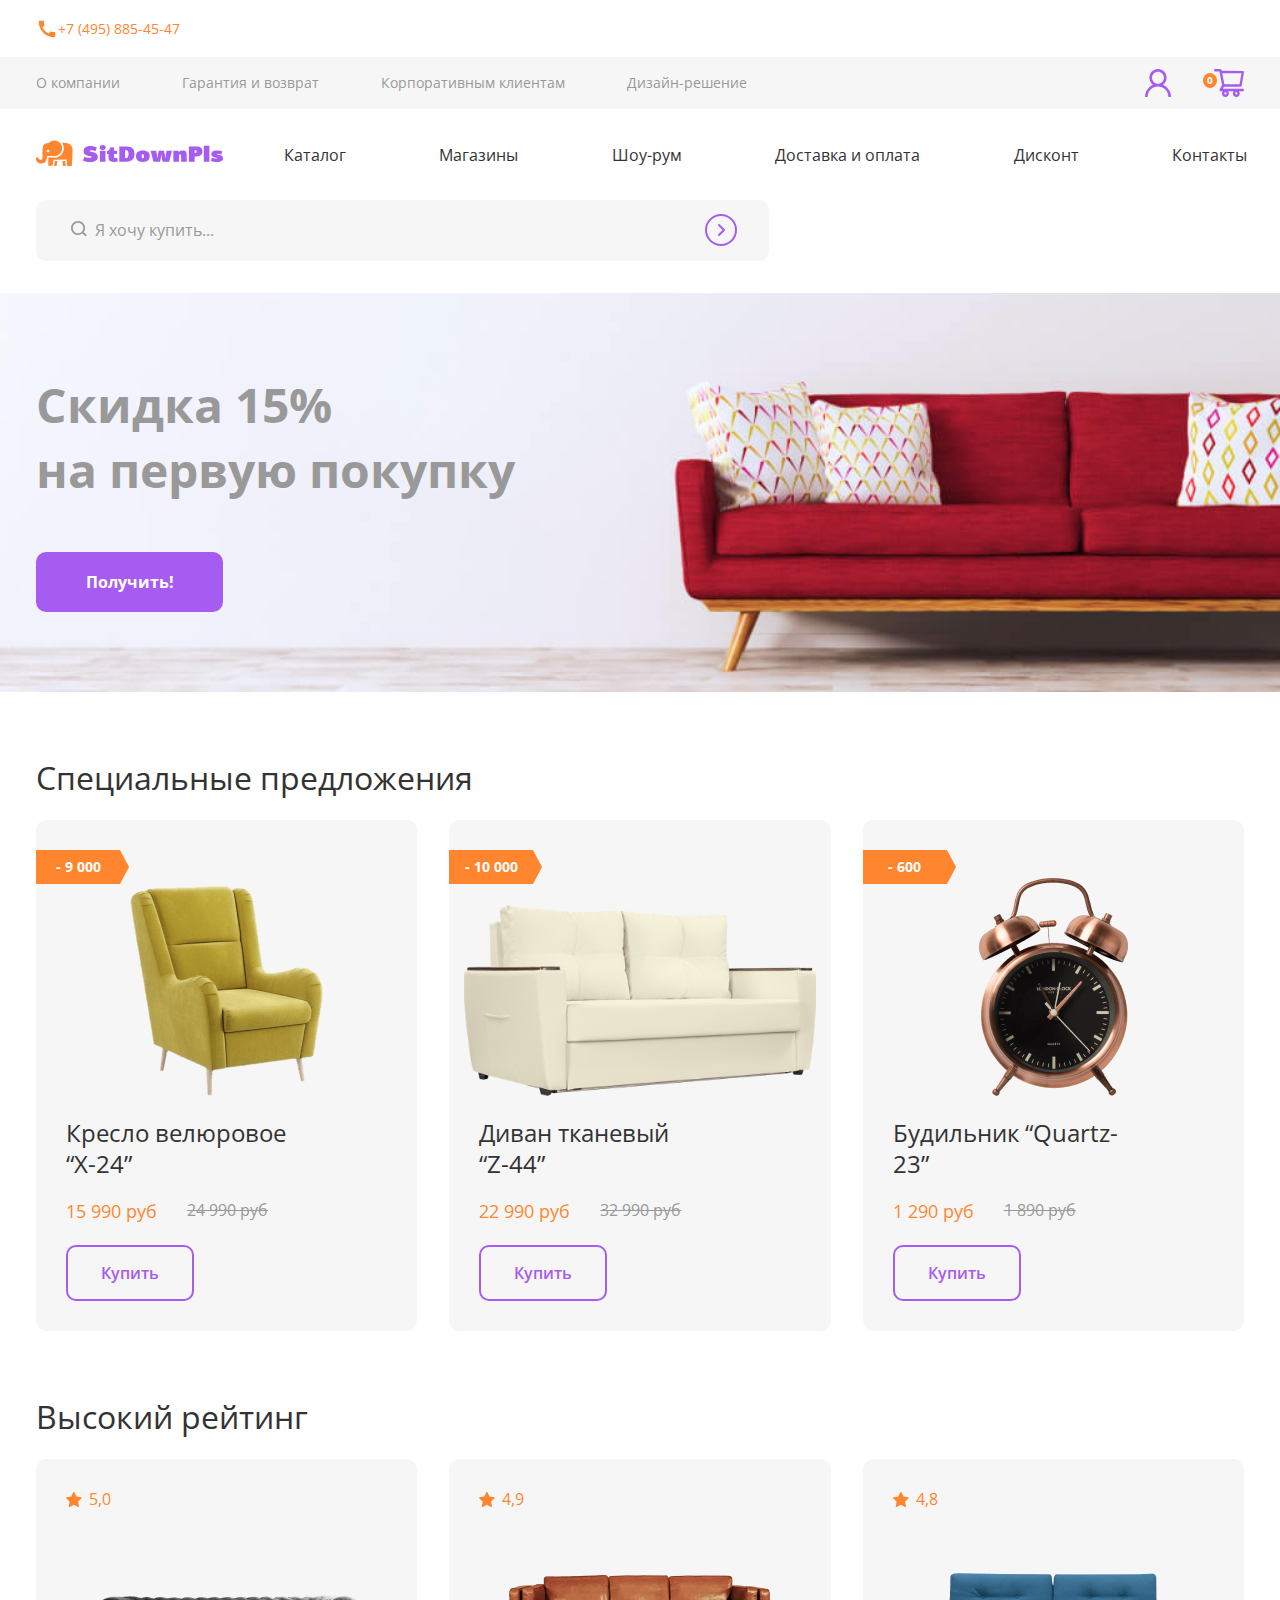
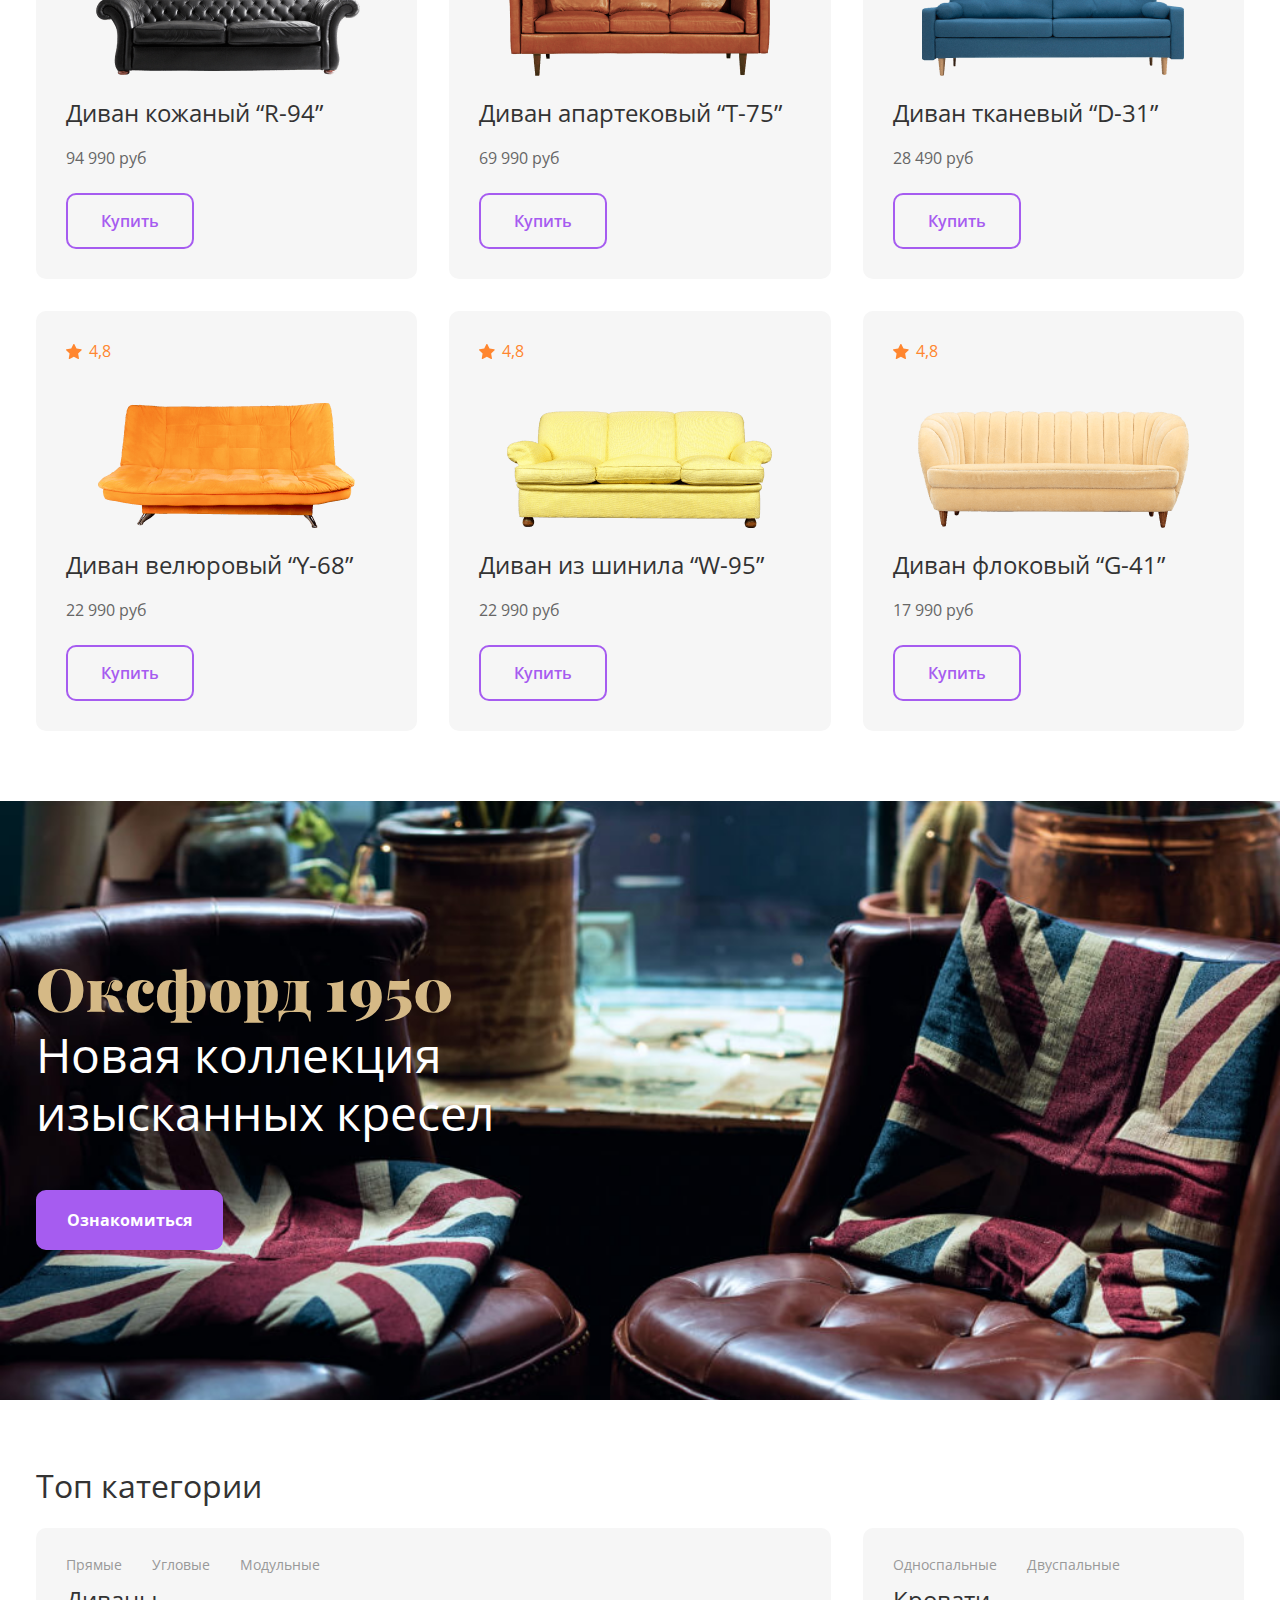
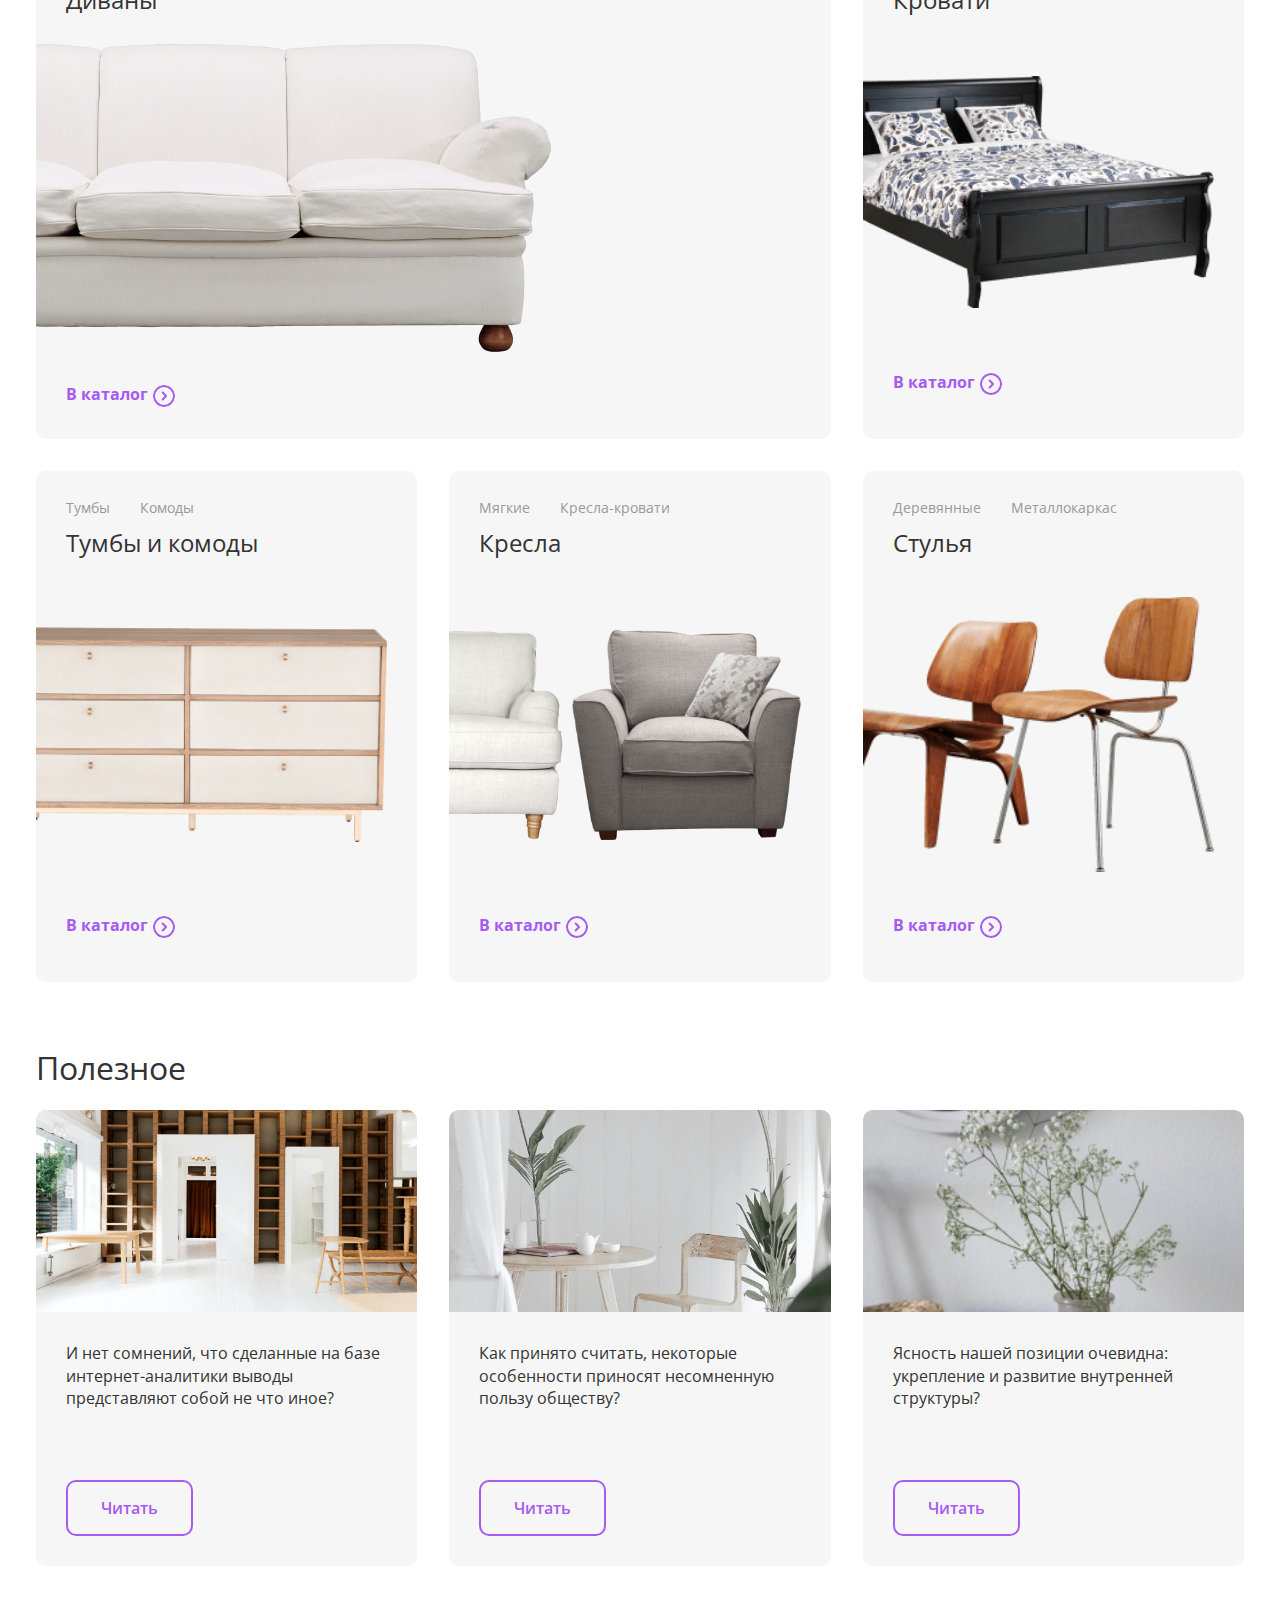
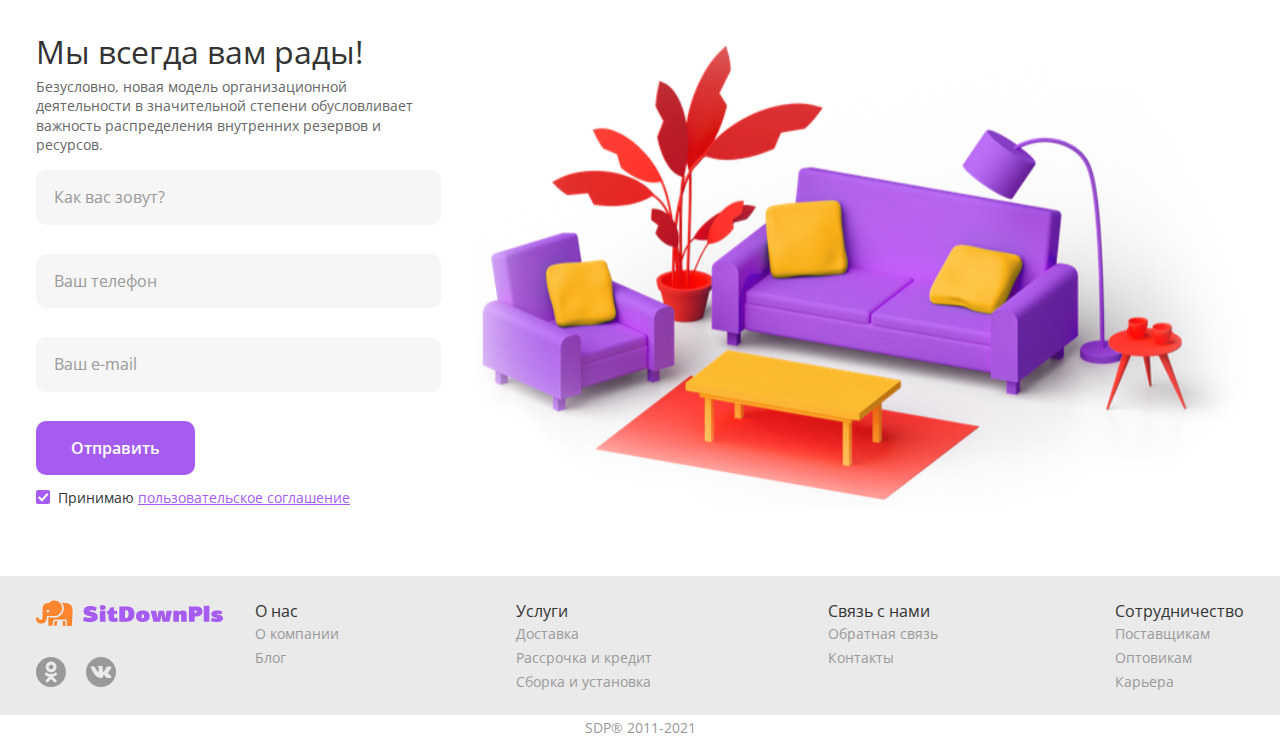
<file: index.html>
<!DOCTYPE html><html lang="ru"><head><meta charset="UTF-8"><meta name="viewport" content="width=device-width,initial-scale=1"><title>Главная</title><link rel="stylesheet" href="normalize.css"><link rel="stylesheet" href="main.css"><link rel="icon" href="images/svg/favicon.svg" type="image/svg+xml"></head><body><header class="header"><div class="header__box-top"><div class="container header__container-top"><div class="header__phone"><a class="header__link-phone" href="tel:+74958854547"><svg width="22" height="22" viewBox="0 0 22 22" fill="none" xmlns="http://www.w3.org/2000/svg"><path d="M18.3425 14.0983C17.215 14.0983 16.1242 13.915 15.1067 13.585C14.7858 13.475 14.4283 13.5575 14.1808 13.805L12.7417 15.6108C10.1475 14.3733 7.71833 12.0358 6.42583 9.35L8.21333 7.82833C8.46083 7.57167 8.53417 7.21417 8.43333 6.89333C8.09417 5.87583 7.92 4.785 7.92 3.6575C7.92 3.1625 7.5075 2.75 7.0125 2.75H3.84083C3.34583 2.75 2.75 2.97 2.75 3.6575C2.75 12.1733 9.83583 19.25 18.3425 19.25C18.9933 19.25 19.25 18.6725 19.25 18.1683V15.0058C19.25 14.5108 18.8375 14.0983 18.3425 14.0983Z" fill="#FF862F"/></svg><span>+7 (495) 885-45-47</span></a></div><nav class="navigation"><ul class="list-reset navigation__list"><li class="navigation__item"><a class="navigation__link grey-link" href="/">О компании</a></li><li class="navigation__item"><a class="navigation__link grey-link" href="#">Гарантия и возврат</a></li><li class="navigation__item"><a class="navigation__link grey-link" href="#">Корпоративным клиентам</a></li><li class="navigation__item"><a class="navigation__link grey-link" href="#">Дизайн-решение</a></li></ul></nav></div></div><div class="header__box-bottom"><div class="container"><div class="header__block"><a class="logo header__logo" href="/"><img src="images/svg/logo.svg" alt="Логотип компании Ситдаунплиз"></a><nav class="header__nav"><ul class="list-reset header__list"><li class="header__item"><a class="header__link" href="catalog.html">Каталог</a></li><li class="header__item"><a class="header__link" href="#">Магазины</a></li><li class="header__item"><a class="header__link" href="#">Шоу-рум</a></li><li class="header__item"><a class="header__link" href="#">Доставка и оплата</a></li><li class="header__item"><a class="header__link" href="#">Дисконт</a></li><li class="header__item"><a class="header__link" href="#">Контакты</a></li></ul></nav></div><div class="header__block-search"><form class="search" action="#"><label class="search__label"><input class="search__input" type="text" placeholder="Я хочу купить..."></label></form><div class="header__icons"><button class="button-reset header__btn" aria-label="Входа в аккаунт"><svg class="header__svg" width="26" height="28" viewBox="0 0 26 28" fill="none" xmlns="http://www.w3.org/2000/svg"><path d="M24.98 22.8503C24.3278 21.2785 23.3813 19.8508 22.1933 18.6467C21.0089 17.4392 19.6059 16.4764 18.0617 15.8116C18.0478 15.8045 18.034 15.801 18.0202 15.794C20.1742 14.2111 21.5744 11.6327 21.5744 8.72362C21.5744 3.90452 17.7367 0 13 0C8.26333 0 4.42559 3.90452 4.42559 8.72362C4.42559 11.6327 5.82585 14.2111 7.97982 15.7975C7.96599 15.8045 7.95216 15.808 7.93833 15.8151C6.38941 16.4799 4.99952 17.4332 3.80671 18.6503C2.61981 19.8553 1.67349 21.2827 1.02003 22.8538C0.37806 24.3918 0.0318323 26.0409 8.64563e-05 27.7116C-0.000836348 27.7491 0.00563604 27.7864 0.0191224 27.8214C0.0326088 27.8564 0.0528363 27.8882 0.0786128 27.9151C0.104389 27.942 0.135194 27.9633 0.16921 27.9779C0.203227 27.9925 0.239768 28 0.27668 28H2.35113C2.50326 28 2.62427 27.8769 2.62773 27.7256C2.69688 25.01 3.76868 22.4668 5.66335 20.5392C7.62371 18.5447 10.2271 17.4472 13 17.4472C15.7729 17.4472 18.3763 18.5447 20.3367 20.5392C22.2313 22.4668 23.3031 25.01 23.3723 27.7256C23.3757 27.8804 23.4967 28 23.6489 28H25.7233C25.7602 28 25.7968 27.9925 25.8308 27.9779C25.8648 27.9633 25.8956 27.942 25.9214 27.9151C25.9472 27.8882 25.9674 27.8564 25.9809 27.8214C25.9944 27.7864 26.0008 27.7491 25.9999 27.7116C25.9653 26.0301 25.6231 24.3945 24.98 22.8503ZM13 14.7739C11.413 14.7739 9.91943 14.1442 8.79577 13.001C7.67211 11.8578 7.05323 10.3382 7.05323 8.72362C7.05323 7.10905 7.67211 5.58945 8.79577 4.44623C9.91943 3.30301 11.413 2.67337 13 2.67337C14.587 2.67337 16.0806 3.30301 17.2042 4.44623C18.3279 5.58945 18.9468 7.10905 18.9468 8.72362C18.9468 10.3382 18.3279 11.8578 17.2042 13.001C16.0806 14.1442 14.587 14.7739 13 14.7739Z" fill="#A65CF0"/></svg></button><button class="button-reset header__btn header__btn-cart" aria-label="Корзины"><svg class="header__svg" width="30" height="28" viewBox="0 0 30 28" fill="none" xmlns="http://www.w3.org/2000/svg"><path d="M28.8162 19.8503H8.90202L9.90191 17.7365L26.5154 17.7052C27.0772 17.7052 27.5588 17.2887 27.6591 16.7125L29.9599 3.34598C30.0201 2.99541 29.9298 2.63444 29.7091 2.36023C29.6 2.22528 29.4639 2.11658 29.3103 2.04166C29.1567 1.96674 28.9892 1.9274 28.8195 1.92637L7.68476 1.85348L7.50418 0.971861C7.39048 0.40957 6.90224 0 6.34712 0H1.18047C0.86739 0 0.567133 0.129087 0.345752 0.358864C0.124371 0.588641 0 0.900285 0 1.22524C0 1.55019 0.124371 1.86184 0.345752 2.09161C0.567133 2.32139 0.86739 2.45048 1.18047 2.45048H5.3907L6.17991 6.34486L8.12284 16.1086L5.62145 20.3466C5.49155 20.5286 5.4133 20.7446 5.39557 20.9704C5.37784 21.1961 5.42134 21.4225 5.52112 21.6239C5.72177 22.0369 6.12641 22.2973 6.57452 22.2973H8.67462C8.2269 22.9145 7.98508 23.6662 7.98573 24.4388C7.98573 26.4034 9.52402 28 11.4168 28C13.3096 28 14.8478 26.4034 14.8478 24.4388C14.8478 23.6648 14.6004 22.9116 14.159 22.2973H19.5463C19.0986 22.9145 18.8568 23.6662 18.8574 24.4388C18.8574 26.4034 20.3957 28 22.2885 28C24.1812 28 25.7195 26.4034 25.7195 24.4388C25.7195 23.6648 25.4721 22.9116 25.0307 22.2973H28.8195C29.4683 22.2973 30 21.7489 30 21.072C29.9981 20.7474 29.8725 20.4368 29.6507 20.2079C29.4289 19.979 29.1289 19.8504 28.8162 19.8503ZM8.17635 4.26925L27.4317 4.33519L25.5456 15.2964L10.4202 15.3242L8.17635 4.26925ZM11.4168 25.5356C10.8349 25.5356 10.36 25.0428 10.36 24.4388C10.36 23.8349 10.8349 23.342 11.4168 23.342C11.9987 23.342 12.4735 23.8349 12.4735 24.4388C12.4735 24.7297 12.3622 25.0087 12.164 25.2144C11.9658 25.4201 11.6971 25.5356 11.4168 25.5356ZM22.2885 25.5356C21.7066 25.5356 21.2317 25.0428 21.2317 24.4388C21.2317 23.8349 21.7066 23.342 22.2885 23.342C22.8704 23.342 23.3452 23.8349 23.3452 24.4388C23.3452 24.7297 23.2339 25.0087 23.0357 25.2144C22.8375 25.4201 22.5687 25.5356 22.2885 25.5356Z" fill="#A65CF0"/></svg><span class="header__counter">0</span></button></div></div></div></div></header><main><section class="section hero"><div class="container hero__container"><h1 class="title hero__title">Скидка&nbsp;15% на&nbsp;первую покупку</h1><button class="button-reset violet-btn hero__btn">Получить!</button></div></section><div class="container"><section class="section special"><h2 class="title section__title special__title">Специальные предложения</h2><div class="special__box"><a class="card card-special" href="product.html"><span class="card__sale">- 9 000</span><div class="card__content"><img class="card__img" src="images/home-cards/special-chair.png" alt="Кресло велюровое “X-24”"></div><div class="card__box"><h3 class="title card__title">Кресло велюровое “X-24”</h3><div class="card__price"><span class="card__price-orange">15 990 руб</span><span class="card__price-old">24 990 руб</span></div><span class="light-violet-btn">Купить</span></div></a><a class="card card-special" href="product.html"><span class="card__sale">- 10 000</span><div class="card__content"><img class="card__img" src="images/home-cards/special-sofa.png" alt="Диван тканевый “Z-44”"></div><div class="card__box"><h3 class="title card__title">Диван тканевый “Z-44”</h3><div class="card__price"><span class="card__price-orange">22 990 руб</span><span class="card__price-old">32 990 руб</span></div><span class="light-violet-btn">Купить</span></div><img class="card__img-pattern" src="images/home-cards/special-sofa-pattern.svg" alt="Диван тканевый “Z-44”"></a><a class="card card-special card-special-third" href="product.html"><span class="card__sale">- 600</span><div class="card__content"><img class="card__img" src="images/home-cards/special-clock.png" alt="Будильник “Quartz-23”"></div><div class="card__box"><h3 class="title card__title">Будильник “Quartz-23”</h3><div class="card__price"><span class="card__price-orange">1 290 руб</span><span class="card__price-old">1 890 руб</span></div><span class="light-violet-btn">Купить</span></div></a><a class="card card-special card-special-mobile" href="product.html"><span class="card__sale">- 300</span><div class="card__content"><img class="card__img" src="images/home-cards/special-deer.png" alt="Мини-скульптура “Oh my deer”"></div><div class="card__box"><h3 class="title card__title">Мини-скульптура “Oh my deer”</h3><div class="card__price"><span class="card__price-orange">690 руб</span><span class="card__price-old">990 руб</span></div><span class="light-violet-btn">Купить</span></div></a><a class="card card-special card-special-mobile" href="product.html"><span class="card__sale">- 10 000</span><div class="card__content"><img class="card__img" src="images/home-cards/special-sofa-2.png" alt="Диван вел-флок “Z-85”"></div><div class="card__box"><h3 class="title card__title">Диван вел-флок “Z-85”</h3><div class="card__price"><span class="card__price-orange">22 990 руб</span><span class="card__price-old">32 990 руб</span></div><span class="light-violet-btn">Купить</span></div></a><a class="card card-special card-special-mobile" href="product.html"><span class="card__sale">- 700</span><div class="card__content"><img class="card__img" src="images/home-cards/special-clock-2.png" alt="Термометр + гидрометр “H-18”"></div><div class="card__box"><h3 class="title card__title">Термометр + гидрометр “H-18”</h3><div class="card__price"><span class="card__price-orange">1 390 руб</span><span class="card__price-old">2 090 руб</span></div><span class="light-violet-btn">Купить</span></div></a></div></section><section class="section rating"><h2 class="title section__title rating__title">Высокий рейтинг</h2><div class="rating__box"><a class="card card-catalog" href="product.html"><span class="card__rating">5,0</span><div class="card__content"><img class="card__img" src="images/home-cards/sofa-1.png" alt="Диван кожаный “R-94”"></div><div class="card__box"><h3 class="title card__title">Диван кожаный “R-94”</h3><span class="card__price-text">94 990 руб</span><span class="light-violet-btn">Купить</span></div></a><a class="card card-catalog" href="product.html"><span class="card__rating">4,9</span><div class="card__content"><img class="card__img" src="images/home-cards/sofa-2.png" alt="Диван апартековый “T-75”"></div><div class="card__box"><h3 class="title card__title">Диван апартековый “T-75”</h3><span class="card__price-text">69 990 руб</span><span class="light-violet-btn">Купить</span></div></a><a class="card card-catalog" href="product.html"><span class="card__rating">4,8</span><div class="card__content"><img class="card__img" src="images/home-cards/sofa-3.png" alt="Диван тканевый “D-31”"></div><div class="card__box"><h3 class="title card__title">Диван тканевый “D-31”</h3><span class="card__price-text">28 490 руб</span><span class="light-violet-btn">Купить</span></div></a><a class="card card-catalog" href="product.html"><span class="card__rating">4,8</span><div class="card__content"><img class="card__img" src="images/home-cards/sofa-4.png" alt="Диван велюровый “Y-68”"></div><div class="card__box"><h3 class="title card__title">Диван велюровый “Y-68”</h3><span class="card__price-text">22 990 руб</span><span class="light-violet-btn">Купить</span></div></a><a class="card card-catalog" href="product.html"><span class="card__rating">4,8</span><div class="card__content"><img class="card__img" src="images/home-cards/sofa-5.png" alt="Диван из шинила “W-95”"></div><div class="card__box"><h3 class="title card__title">Диван из шинила “W-95”</h3><span class="card__price-text">22 990 руб</span><span class="light-violet-btn">Купить</span></div></a><a class="card card-catalog" href="product.html"><span class="card__rating">4,8</span><div class="card__content"><img class="card__img" src="images/home-cards/sofa-6.png" alt="Диван флоковый “G-41”"></div><div class="card__box"><h3 class="title card__title">Диван флоковый “G-41”</h3><span class="card__price-text">17 990 руб</span><span class="light-violet-btn">Купить</span></div></a><a class="card card-catalog card-catalog-rating-none" href="product.html"><span class="card__rating">4,8</span><div class="card__content"><img class="card__img" src="images/home-cards/sofa-7.png" alt="Диван шиниловый “V-43”"></div><div class="card__box"><h3 class="title card__title">Диван шиниловый “V-43”</h3><span class="card__price-text">19 990 руб</span><span class="light-violet-btn">Купить</span></div></a><a class="card card-catalog card-catalog-rating-none" href="product.html"><span class="card__rating">4,7</span><div class="card__content"><img class="card__img" src="images/home-cards/sofa-8.png" alt="Диван велюровый “S-99”"></div><div class="card__box"><h3 class="title card__title">Диван велюровый “S-99”</h3><span class="card__price-text">19 990 руб</span><span class="light-violet-btn">Купить</span></div></a></div></section></div><div class="section banner"><div class="container"><div class="banner__content"><h2 class="title banner__title">Оксфорд 1950</h2><p class="text banner__descr">Новая коллекция изысканных кресел</p><button class="button-reset violet-btn banner__btn">Ознакомиться</button></div></div></div><div class="container"><section class="section category"><h2 class="title section__title category__title">Топ категории</h2><div class="category__box"><div class="category__card"><div class="category__types"><a class="grey-link category__type" href="#">Прямые</a><a class="grey-link category__type" href="#">Угловые</a><a class="grey-link category__type" href="#">Модульные</a></div><h3 class="title category__card-title">Диваны<svg class="category__svg" width="22" height="22" viewBox="0 0 22 22" fill="none" xmlns="http://www.w3.org/2000/svg"><g><path d="M9.625 7.5625L13.0625 11L9.625 14.4375" stroke="#A65CF0" stroke-width="2" stroke-linecap="round" stroke-linejoin="round"/><circle cx="11" cy="11" r="10" stroke="#A65CF0" stroke-width="2"/></g><defs><clipPath><rect width="22" height="22" fill="white"/></clipPath></defs></svg></h3><img class="category__img" src="images/category-sofa.png" alt="Диваны"><div class="category__link"><a class="category__descr" href="#">В каталог</a><svg width="22" height="22" viewBox="0 0 22 22" fill="none" xmlns="http://www.w3.org/2000/svg"><g><path d="M9.625 7.5625L13.0625 11L9.625 14.4375" stroke="#A65CF0" stroke-width="2" stroke-linecap="round" stroke-linejoin="round"/><circle cx="11" cy="11" r="10" stroke="#A65CF0" stroke-width="2"/></g><defs><clipPath><rect width="22" height="22" fill="white"/></clipPath></defs></svg></div></div><div class="category__card"><div class="category__types"><a class="grey-link category__type" href="#">Мягкие</a><a class="grey-link category__type" href="#">Кресла-кровати</a></div><h3 class="title category__card-title">Кресла<svg class="category__svg" width="22" height="22" viewBox="0 0 22 22" fill="none" xmlns="http://www.w3.org/2000/svg"><g><path d="M9.625 7.5625L13.0625 11L9.625 14.4375" stroke="#A65CF0" stroke-width="2" stroke-linecap="round" stroke-linejoin="round"/><circle cx="11" cy="11" r="10" stroke="#A65CF0" stroke-width="2"/></g><defs><clipPath><rect width="22" height="22" fill="white"/></clipPath></defs></svg></h3><img class="category__img" src="images/category-armchair.png" alt="Кресла"><div class="category__link"><a class="category__descr" href="#">В каталог</a><svg width="22" height="22" viewBox="0 0 22 22" fill="none" xmlns="http://www.w3.org/2000/svg"><g><path d="M9.625 7.5625L13.0625 11L9.625 14.4375" stroke="#A65CF0" stroke-width="2" stroke-linecap="round" stroke-linejoin="round"/><circle cx="11" cy="11" r="10" stroke="#A65CF0" stroke-width="2"/></g><defs><clipPath><rect width="22" height="22" fill="white"/></clipPath></defs></svg></div></div><div class="category__card"><div class="category__types"><a class="grey-link category__type" href="#">Односпальные</a><a class="grey-link category__type" href="#">Двуспальные</a></div><h3 class="title category__card-title">Кровати<svg class="category__svg" width="22" height="22" viewBox="0 0 22 22" fill="none" xmlns="http://www.w3.org/2000/svg"><g><path d="M9.625 7.5625L13.0625 11L9.625 14.4375" stroke="#A65CF0" stroke-width="2" stroke-linecap="round" stroke-linejoin="round"/><circle cx="11" cy="11" r="10" stroke="#A65CF0" stroke-width="2"/></g><defs><clipPath><rect width="22" height="22" fill="white"/></clipPath></defs></svg></h3><img class="category__img" src="images/category-bed.png" alt="Кровати"><div class="category__link"><a class="category__descr" href="#">В каталог</a><svg width="22" height="22" viewBox="0 0 22 22" fill="none" xmlns="http://www.w3.org/2000/svg"><g><path d="M9.625 7.5625L13.0625 11L9.625 14.4375" stroke="#A65CF0" stroke-width="2" stroke-linecap="round" stroke-linejoin="round"/><circle cx="11" cy="11" r="10" stroke="#A65CF0" stroke-width="2"/></g><defs><clipPath><rect width="22" height="22" fill="white"/></clipPath></defs></svg></div></div><div class="category__card"><div class="category__types"><a class="grey-link category__type" href="#">Тумбы</a><a class="grey-link category__type" href="#">Комоды</a></div><h3 class="title category__card-title">Тумбы и&nbsp;комоды<svg class="category__svg" width="22" height="22" viewBox="0 0 22 22" fill="none" xmlns="http://www.w3.org/2000/svg"><g><path d="M9.625 7.5625L13.0625 11L9.625 14.4375" stroke="#A65CF0" stroke-width="2" stroke-linecap="round" stroke-linejoin="round"/><circle cx="11" cy="11" r="10" stroke="#A65CF0" stroke-width="2"/></g><defs><clipPath><rect width="22" height="22" fill="white"/></clipPath></defs></svg></h3><img class="category__img" src="images/category-dresser.png" alt="Тумбы и&amp;nbsp;комоды"><div class="category__link"><a class="category__descr" href="#">В каталог</a><svg width="22" height="22" viewBox="0 0 22 22" fill="none" xmlns="http://www.w3.org/2000/svg"><g><path d="M9.625 7.5625L13.0625 11L9.625 14.4375" stroke="#A65CF0" stroke-width="2" stroke-linecap="round" stroke-linejoin="round"/><circle cx="11" cy="11" r="10" stroke="#A65CF0" stroke-width="2"/></g><defs><clipPath><rect width="22" height="22" fill="white"/></clipPath></defs></svg></div></div><div class="category__card"><div class="category__types"><a class="grey-link category__type" href="#">Деревянные</a><a class="grey-link category__type" href="#">Металлокаркас</a></div><h3 class="title category__card-title">Стулья<svg class="category__svg" width="22" height="22" viewBox="0 0 22 22" fill="none" xmlns="http://www.w3.org/2000/svg"><g><path d="M9.625 7.5625L13.0625 11L9.625 14.4375" stroke="#A65CF0" stroke-width="2" stroke-linecap="round" stroke-linejoin="round"/><circle cx="11" cy="11" r="10" stroke="#A65CF0" stroke-width="2"/></g><defs><clipPath><rect width="22" height="22" fill="white"/></clipPath></defs></svg></h3><img class="category__img" src="images/category-chair.png" alt="Стулья"><div class="category__link"><a class="category__descr" href="#">В каталог</a><svg width="22" height="22" viewBox="0 0 22 22" fill="none" xmlns="http://www.w3.org/2000/svg"><g><path d="M9.625 7.5625L13.0625 11L9.625 14.4375" stroke="#A65CF0" stroke-width="2" stroke-linecap="round" stroke-linejoin="round"/><circle cx="11" cy="11" r="10" stroke="#A65CF0" stroke-width="2"/></g><defs><clipPath><rect width="22" height="22" fill="white"/></clipPath></defs></svg></div></div></div></section><section class="section useful"><h2 class="title section__title useful__title">Полезное</h2><div class="useful__box"><a class="useful__card" href="#"><img class="useful__img" src="images/useful-1.png" alt="card text"><p class="text useful__text">И нет сомнений, что сделанные на базе интернет-аналитики выводы представляют собой не что иное?</p><div class="useful__content"><span class="light-violet-btn useful__btn">Читать</span></div></a><a class="useful__card" href="#"><img class="useful__img" src="images/useful-2.png" alt="card text"><p class="text useful__text">Как принято считать, некоторые особенности приносят несомненную пользу обществу?</p><div class="useful__content"><span class="light-violet-btn useful__btn">Читать</span></div></a><a class="useful__card" href="#"><img class="useful__img" src="images/useful-3.png" alt="card text"><p class="text useful__text">Ясность нашей позиции очевидна: укрепление и развитие внутренней структуры?</p><div class="useful__content"><span class="light-violet-btn useful__btn">Читать</span></div></a><a class="useful__card" href="#"><img class="useful__img" src="images/useful-4.png" alt="card text"><p class="text useful__text">Прежде всего, консультация с широким активом однозначно фиксирует необходимость распределения?</p><div class="useful__content"><span class="light-violet-btn useful__btn">Читать</span></div></a><a class="useful__card" href="#"><img class="useful__img" src="images/useful-5.png" alt="card text"><p class="text useful__text">Как принято считать, некоторые особенности приносят несомненную пользу обществу?</p><div class="useful__content"><span class="light-violet-btn useful__btn">Читать</span></div></a></div></section><section class="section connect"><div class="connect__content"><h2 class="title section__title connect__title">Мы всегда вам рады!</h2><p class="text connect__text">Безусловно, новая модель организационной деятельности в значительной степени обусловливает важность распределения внутренних резервов и ресурсов.</p><form class="connect__form" action="#"><input class="connect__input" type="text" placeholder="Как вас зовут?"><input class="connect__input" type="tel" placeholder="Ваш телефон"><input class="connect__input" type="email" placeholder="Ваш e-mail"><div class="connect__btn-box"><button class="button-reset violet-btn connect__btn" type="submit">Отправить</button></div><label class="connect__label"><input class="connect__checkbox" type="checkbox" checked="checked"><span class="connect__span">Принимаю <a href="#" class="connect__link">пользовательское соглашение</a></span></label></form></div><div class="connect__box"></div></section></div></main><footer class="footer"><div class="footer__content"><div class="container footer__container"><div class="footer__box-left"><a class="logo" href="/"><img src="images/svg/logo.svg" alt="Логотип компании Ситдаунплиз"></a><div class="social"><a class="social__link" href="#" aria-label="Социальная сети Одноклассники"><svg width="30" height="30" viewBox="0 0 30 30" fill="none" xmlns="http://www.w3.org/2000/svg"><path d="M12.8527 9.99062C12.8527 11.2273 13.8552 12.2299 15.0919 12.2299C16.3286 12.2299 17.3311 11.2273 17.3311 9.99062C17.3311 8.75396 16.3286 7.7514 15.0919 7.7514C13.8552 7.7514 12.8527 8.75396 12.8527 9.99062Z" fill="#999999"/><path fill-rule="evenodd" clip-rule="evenodd" d="M15 30C23.2843 30 30 23.2843 30 15C30 6.71573 23.2843 0 15 0C6.71572 0 0 6.71573 0 15C0 23.2843 6.71572 30 15 30ZM9.67501 9.99055C9.67501 6.99892 12.1002 4.57364 15.0919 4.57364C18.0836 4.57364 20.5088 6.99892 20.5088 9.99055C20.5088 12.9822 18.0836 15.4077 15.0919 15.4077C12.1002 15.4077 9.67501 12.9822 9.67501 9.99055ZM20.5412 18.194C20.4724 18.2491 19.1729 19.2761 17.0043 19.7179L20.2777 22.9622C20.8534 23.5369 20.854 24.4695 20.2793 25.0451C19.7046 25.6207 18.7722 25.6216 18.1964 25.0467L15.0184 21.952L12.1319 25.0268C11.8429 25.3266 11.4575 25.4774 11.0716 25.4774C10.7035 25.4774 10.3351 25.3404 10.0493 25.0648C9.46372 24.5001 9.44677 23.5677 10.0114 22.9822L13.1185 19.735C10.8891 19.3036 9.53591 18.2499 9.46622 18.194C8.83165 17.6851 8.72971 16.7581 9.23862 16.1235C9.74746 15.4889 10.6744 15.387 11.3091 15.8958C11.3225 15.9067 12.7378 16.9699 15.0183 16.9715C17.2989 16.9699 18.6849 15.9067 18.6983 15.8958C19.333 15.387 20.2599 15.4889 20.7688 16.1235C21.2777 16.7581 21.1757 17.6851 20.5412 18.194Z" fill="#999999"/></svg></a><a class="social__link" href="#" aria-label="Социальная сеть Вконтакте"><svg width="30" height="30" viewBox="0 0 30 30" fill="none" xmlns="http://www.w3.org/2000/svg"><path d="M15 0C6.71601 0 0 6.7157 0 15C0 23.2843 6.71601 30 15 30C23.284 30 30 23.2843 30 15C30 6.7157 23.284 0 15 0ZM22.6088 16.6223C23.3079 17.3052 24.0476 17.9478 24.6752 18.7013C24.9532 19.0346 25.2153 19.3792 25.4148 19.7669C25.6996 20.3196 25.4425 20.9257 24.9477 20.9586L21.8747 20.958C21.081 21.0236 20.4494 20.7035 19.9169 20.1609C19.4919 19.7285 19.0975 19.2666 18.6881 18.8194C18.5208 18.6359 18.3447 18.4631 18.1347 18.3272C17.7158 18.0546 17.3518 18.1381 17.1118 18.5758C16.8672 19.0211 16.8114 19.5146 16.788 20.0102C16.7546 20.7348 16.5361 20.9242 15.809 20.9583C14.2554 21.031 12.7814 20.7953 11.4114 20.0121C10.2028 19.3212 9.26731 18.3462 8.45217 17.2423C6.86486 15.0902 5.64921 12.7283 4.55693 10.2985C4.3111 9.7513 4.49095 9.45852 5.09463 9.44716C6.0976 9.42783 7.10056 9.43028 8.10353 9.44624C8.51171 9.45268 8.78179 9.68624 8.93862 10.0714C9.48061 11.4049 10.1451 12.6737 10.9777 13.8503C11.1996 14.1637 11.4261 14.4761 11.7486 14.6974C12.1047 14.9417 12.376 14.861 12.5438 14.4635C12.6513 14.2109 12.6976 13.9409 12.7209 13.6702C12.8007 12.743 12.8102 11.8162 12.6721 10.8927C12.5862 10.3148 12.2612 9.94158 11.6851 9.83233C11.3917 9.77678 11.4347 9.66813 11.5774 9.50056C11.8251 9.21084 12.0571 9.03161 12.5208 9.03161L15.9928 9.031C16.5401 9.13841 16.6628 9.38394 16.7371 9.93514L16.7402 13.7936C16.7337 14.0069 16.8473 14.6391 17.2303 14.7787C17.5372 14.88 17.7397 14.6339 17.9233 14.4396C18.7559 13.556 19.3492 12.5131 19.8804 11.4338C20.1149 10.9577 20.3171 10.4652 20.5136 9.97166C20.6596 9.60675 20.8868 9.42721 21.2986 9.43335L24.642 9.43734C24.7406 9.43734 24.8406 9.43826 24.9382 9.45514C25.5017 9.55151 25.6561 9.79396 25.4817 10.3436C25.2074 11.2073 24.6743 11.9266 24.1531 12.6479C23.5946 13.4201 22.9989 14.1652 22.4458 14.9408C21.9376 15.6497 21.9778 16.0066 22.6088 16.6223Z" fill="#999999"/></svg></a></div></div><nav class="footer__nav"><ul class="list-reset footer__list"><li class="footer__item"><h5 class="title footer__nav-title">О нас</h5><ul class="list-reset footer__list-explain"><li><a class="grey-link" href="/">О компании</a></li><li><a class="grey-link" href="#">Блог</a></li></ul></li><li class="footer__item"><h5 class="title footer__nav-title">Услуги</h5><ul class="list-reset footer__list-explain"><li><a class="grey-link" href="#">Доставка</a></li><li><a class="grey-link" href="#">Рассрочка и кредит</a></li><li><a class="grey-link" href="#">Сборка и установка</a></li></ul></li><li class="footer__item"><h5 class="title footer__nav-title">Связь с нами</h5><ul class="list-reset footer__list-explain"><li><a class="grey-link" href="#">Обратная связь</a></li><li><a class="grey-link" href="#">Контакты</a></li></ul></li><li class="footer__item"><h5 class="title footer__nav-title">Сотрудничество</h5><ul class="list-reset footer__list-explain"><li><a class="grey-link" href="#">Поставщикам</a></li><li><a class="grey-link" href="#">Оптовикам</a></li><li><a class="grey-link" href="#">Карьера</a></li></ul></li></ul></nav></div></div><div class="copyright"><div class="container copyright__container"><span class="copyright__text">SDP&reg; 2011-2021</span></div></div></footer></body></html>
</file>
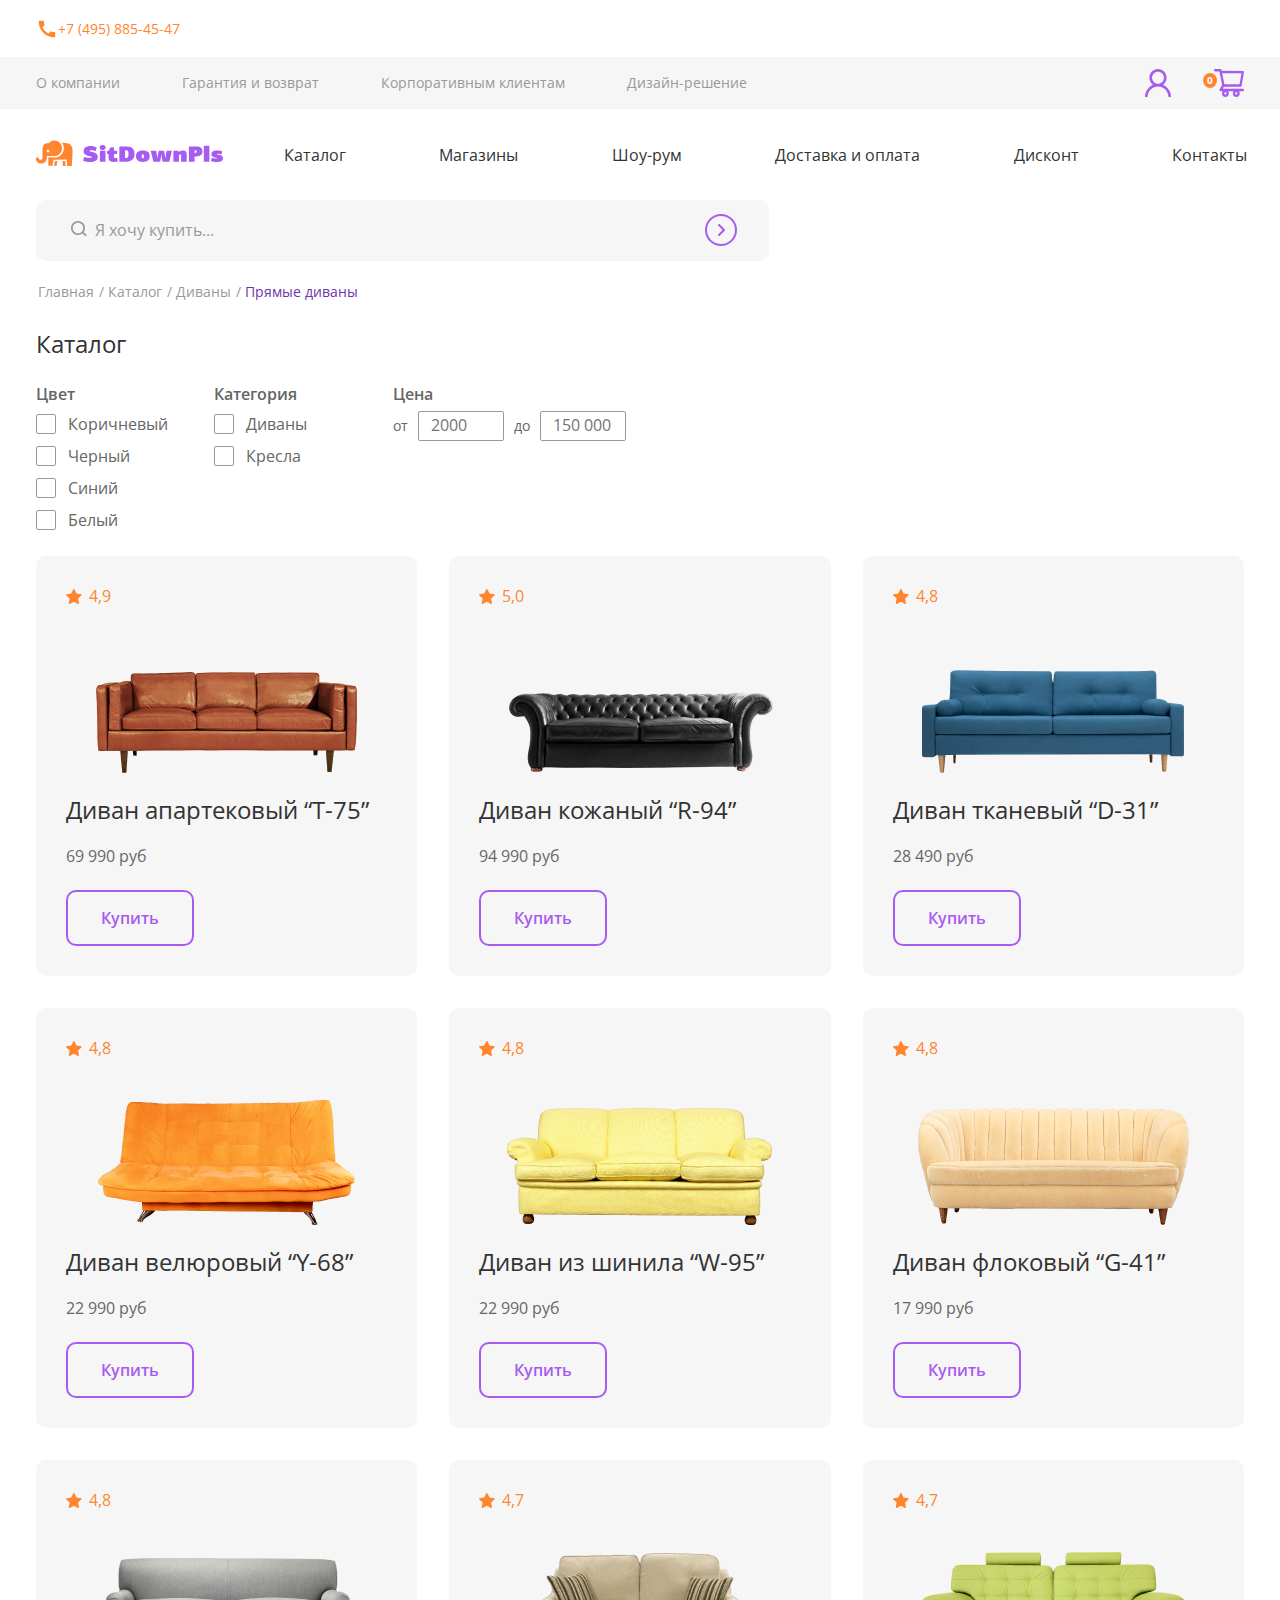
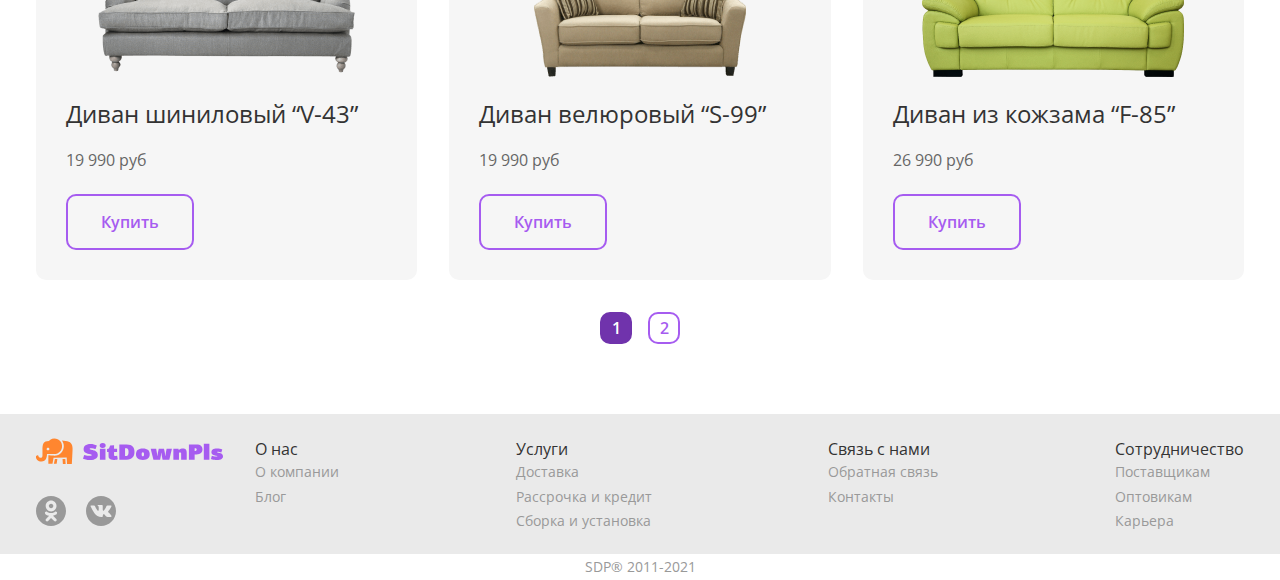
<file: catalog.html>
<!DOCTYPE html><html lang="ru"><head><meta charset="UTF-8"><meta name="viewport" content="width=device-width,initial-scale=1"><title>Каталог</title><link rel="stylesheet" href="normalize.css"><link rel="stylesheet" href="main.css"><link rel="icon" href="images/svg/favicon.svg" type="image/svg+xml"></head><body><header class="header"><div class="header__box-top"><div class="container header__container-top"><div class="header__phone"><a class="header__link-phone" href="tel:+74958854547"><svg width="22" height="22" viewBox="0 0 22 22" fill="none" xmlns="http://www.w3.org/2000/svg"><path d="M18.3425 14.0983C17.215 14.0983 16.1242 13.915 15.1067 13.585C14.7858 13.475 14.4283 13.5575 14.1808 13.805L12.7417 15.6108C10.1475 14.3733 7.71833 12.0358 6.42583 9.35L8.21333 7.82833C8.46083 7.57167 8.53417 7.21417 8.43333 6.89333C8.09417 5.87583 7.92 4.785 7.92 3.6575C7.92 3.1625 7.5075 2.75 7.0125 2.75H3.84083C3.34583 2.75 2.75 2.97 2.75 3.6575C2.75 12.1733 9.83583 19.25 18.3425 19.25C18.9933 19.25 19.25 18.6725 19.25 18.1683V15.0058C19.25 14.5108 18.8375 14.0983 18.3425 14.0983Z" fill="#FF862F"/></svg><span>+7 (495) 885-45-47</span></a></div><nav class="navigation"><ul class="list-reset navigation__list"><li class="navigation__item"><a class="navigation__link grey-link" href="/">О компании</a></li><li class="navigation__item"><a class="navigation__link grey-link" href="#">Гарантия и возврат</a></li><li class="navigation__item"><a class="navigation__link grey-link" href="#">Корпоративным клиентам</a></li><li class="navigation__item"><a class="navigation__link grey-link" href="#">Дизайн-решение</a></li></ul></nav></div></div><div class="header__box-bottom header__box-bottom-mb"><div class="container"><div class="header__block"><a class="logo header__logo" href="/"><img src="images/svg/logo.svg" alt="Логотип компании Ситдаунплиз"></a><nav class="header__nav"><ul class="list-reset header__list"><li class="header__item"><a class="header__link" href="catalog.html">Каталог</a></li><li class="header__item"><a class="header__link" href="#">Магазины</a></li><li class="header__item"><a class="header__link" href="#">Шоу-рум</a></li><li class="header__item"><a class="header__link" href="#">Доставка и оплата</a></li><li class="header__item"><a class="header__link" href="#">Дисконт</a></li><li class="header__item"><a class="header__link" href="#">Контакты</a></li></ul></nav></div><div class="header__block-search"><form class="search" action="#"><label class="search__label"><input class="search__input" type="text" placeholder="Я хочу купить..."></label></form><div class="header__icons"><button class="button-reset header__btn" aria-label="Входа в аккаунт"><svg class="header__svg" width="26" height="28" viewBox="0 0 26 28" fill="none" xmlns="http://www.w3.org/2000/svg"><path d="M24.98 22.8503C24.3278 21.2785 23.3813 19.8508 22.1933 18.6467C21.0089 17.4392 19.6059 16.4764 18.0617 15.8116C18.0478 15.8045 18.034 15.801 18.0202 15.794C20.1742 14.2111 21.5744 11.6327 21.5744 8.72362C21.5744 3.90452 17.7367 0 13 0C8.26333 0 4.42559 3.90452 4.42559 8.72362C4.42559 11.6327 5.82585 14.2111 7.97982 15.7975C7.96599 15.8045 7.95216 15.808 7.93833 15.8151C6.38941 16.4799 4.99952 17.4332 3.80671 18.6503C2.61981 19.8553 1.67349 21.2827 1.02003 22.8538C0.37806 24.3918 0.0318323 26.0409 8.64563e-05 27.7116C-0.000836348 27.7491 0.00563604 27.7864 0.0191224 27.8214C0.0326088 27.8564 0.0528363 27.8882 0.0786128 27.9151C0.104389 27.942 0.135194 27.9633 0.16921 27.9779C0.203227 27.9925 0.239768 28 0.27668 28H2.35113C2.50326 28 2.62427 27.8769 2.62773 27.7256C2.69688 25.01 3.76868 22.4668 5.66335 20.5392C7.62371 18.5447 10.2271 17.4472 13 17.4472C15.7729 17.4472 18.3763 18.5447 20.3367 20.5392C22.2313 22.4668 23.3031 25.01 23.3723 27.7256C23.3757 27.8804 23.4967 28 23.6489 28H25.7233C25.7602 28 25.7968 27.9925 25.8308 27.9779C25.8648 27.9633 25.8956 27.942 25.9214 27.9151C25.9472 27.8882 25.9674 27.8564 25.9809 27.8214C25.9944 27.7864 26.0008 27.7491 25.9999 27.7116C25.9653 26.0301 25.6231 24.3945 24.98 22.8503ZM13 14.7739C11.413 14.7739 9.91943 14.1442 8.79577 13.001C7.67211 11.8578 7.05323 10.3382 7.05323 8.72362C7.05323 7.10905 7.67211 5.58945 8.79577 4.44623C9.91943 3.30301 11.413 2.67337 13 2.67337C14.587 2.67337 16.0806 3.30301 17.2042 4.44623C18.3279 5.58945 18.9468 7.10905 18.9468 8.72362C18.9468 10.3382 18.3279 11.8578 17.2042 13.001C16.0806 14.1442 14.587 14.7739 13 14.7739Z" fill="#A65CF0"/></svg></button><button class="button-reset header__btn header__btn-cart" aria-label="Корзины"><svg class="header__svg" width="30" height="28" viewBox="0 0 30 28" fill="none" xmlns="http://www.w3.org/2000/svg"><path d="M28.8162 19.8503H8.90202L9.90191 17.7365L26.5154 17.7052C27.0772 17.7052 27.5588 17.2887 27.6591 16.7125L29.9599 3.34598C30.0201 2.99541 29.9298 2.63444 29.7091 2.36023C29.6 2.22528 29.4639 2.11658 29.3103 2.04166C29.1567 1.96674 28.9892 1.9274 28.8195 1.92637L7.68476 1.85348L7.50418 0.971861C7.39048 0.40957 6.90224 0 6.34712 0H1.18047C0.86739 0 0.567133 0.129087 0.345752 0.358864C0.124371 0.588641 0 0.900285 0 1.22524C0 1.55019 0.124371 1.86184 0.345752 2.09161C0.567133 2.32139 0.86739 2.45048 1.18047 2.45048H5.3907L6.17991 6.34486L8.12284 16.1086L5.62145 20.3466C5.49155 20.5286 5.4133 20.7446 5.39557 20.9704C5.37784 21.1961 5.42134 21.4225 5.52112 21.6239C5.72177 22.0369 6.12641 22.2973 6.57452 22.2973H8.67462C8.2269 22.9145 7.98508 23.6662 7.98573 24.4388C7.98573 26.4034 9.52402 28 11.4168 28C13.3096 28 14.8478 26.4034 14.8478 24.4388C14.8478 23.6648 14.6004 22.9116 14.159 22.2973H19.5463C19.0986 22.9145 18.8568 23.6662 18.8574 24.4388C18.8574 26.4034 20.3957 28 22.2885 28C24.1812 28 25.7195 26.4034 25.7195 24.4388C25.7195 23.6648 25.4721 22.9116 25.0307 22.2973H28.8195C29.4683 22.2973 30 21.7489 30 21.072C29.9981 20.7474 29.8725 20.4368 29.6507 20.2079C29.4289 19.979 29.1289 19.8504 28.8162 19.8503ZM8.17635 4.26925L27.4317 4.33519L25.5456 15.2964L10.4202 15.3242L8.17635 4.26925ZM11.4168 25.5356C10.8349 25.5356 10.36 25.0428 10.36 24.4388C10.36 23.8349 10.8349 23.342 11.4168 23.342C11.9987 23.342 12.4735 23.8349 12.4735 24.4388C12.4735 24.7297 12.3622 25.0087 12.164 25.2144C11.9658 25.4201 11.6971 25.5356 11.4168 25.5356ZM22.2885 25.5356C21.7066 25.5356 21.2317 25.0428 21.2317 24.4388C21.2317 23.8349 21.7066 23.342 22.2885 23.342C22.8704 23.342 23.3452 23.8349 23.3452 24.4388C23.3452 24.7297 23.2339 25.0087 23.0357 25.2144C22.8375 25.4201 22.5687 25.5356 22.2885 25.5356Z" fill="#A65CF0"/></svg><span class="header__counter">0</span></button></div></div></div></div><div class="breadcrumbs"><div class="container"><ul class="list-reset breadcrumbs__list"><li class="breadcrumbs__item"><a class="grey-link breadcrumbs__link" href="/">Главная</a></li><li class="breadcrumbs__item"><a class="grey-link breadcrumbs__link" href="catalog.html">Каталог</a></li><li class="breadcrumbs__item"><a class="grey-link breadcrumbs__link" href="#">Диваны</a></li><li class="breadcrumbs__item"><a class="grey-link breadcrumbs__link" href="#">Прямые диваны</a></li></ul></div></div></header><main><div class="container"><div class="catalog-page"><h2 class="title catalog-page__title">Каталог</h2><aside class="filter"><div class="filter__box"><h3 class="title filter__title">Фильтровать по:</h3><form class="filter__form"><fieldset class="filter__fieldset"><legend class="filter__legend">Цвет</legend><label class="filter__label"><input class="filter__checkbox" type="checkbox"><span class="filter__span">Коричневый</span></label><label class="filter__label"><input class="filter__checkbox" type="checkbox"><span class="filter__span">Черный</span></label><label class="filter__label"><input class="filter__checkbox" type="checkbox"><span class="filter__span">Синий</span></label><label class="filter__label"><input class="filter__checkbox" type="checkbox"><span class="filter__span">Белый</span></label></fieldset><fieldset class="filter__fieldset"><legend class="filter__legend">Категория</legend><label class="filter__label"><input class="filter__checkbox" type="checkbox"><span class="filter__span">Диваны</span></label><label class="filter__label"><input class="filter__checkbox" type="checkbox"><span class="filter__span">Кресла</span></label></fieldset><fieldset class="filter__fieldset"><legend class="filter__legend filter__legend-price">Цена</legend><div class="filter__box-price"><span class="filter__descr">от</span><input class="filter__input" placeholder="2000"><span class="filter__descr">до</span><input class="filter__input" placeholder="150 000"></div></fieldset></form></div><a class="filter__banner" href="#"><img class="filter__img" src="images/catalog-banner.png" alt="Коллекция Оксфорд 1950"><div class="filter__content"><h3 class="title filter__title-banner">Оксфорд 1950</h3><p class="text filter__text-banner">Новая коллекция изысканных кресел</p><div class="filter__link"><span class="filter__descr-violet">В каталог</span><svg width="22" height="22" viewBox="0 0 22 22" fill="none" xmlns="http://www.w3.org/2000/svg"><g><path d="M9.625 7.5625L13.0625 11L9.625 14.4375" stroke="#A65CF0" stroke-width="2" stroke-linecap="round" stroke-linejoin="round"/><circle cx="11" cy="11" r="10" stroke="#A65CF0" stroke-width="2"/></g><defs><clipPath><rect width="22" height="22" fill="white"/></clipPath></defs></svg></div></div></a></aside><section class="section catalog"><h2 class="title section__title catalog__title">Каталог</h2><div class="catalog__box"><a class="card card-catalog catalog__card" href="product.html"><span class="card__rating">4,9</span><div class="card__content"><img class="card__img" src="images/catalog-cards/sofa-2.png" alt="Диван апартековый “T-75”"></div><div class="card__box"><h3 class="title card__title">Диван апартековый “T-75”</h3><span class="card__price-text">69 990 руб</span><span class="light-violet-btn">Купить</span></div></a><a class="card card-catalog catalog__card" href="product.html"><span class="card__rating">5,0</span><div class="card__content"><img class="card__img" src="images/catalog-cards/sofa-1.png" alt="Диван кожаный “R-94”"></div><div class="card__box"><h3 class="title card__title">Диван кожаный “R-94”</h3><span class="card__price-text">94 990 руб</span><span class="light-violet-btn">Купить</span></div></a><a class="card card-catalog catalog__card" href="product.html"><span class="card__rating">4,8</span><div class="card__content"><img class="card__img" src="images/catalog-cards/sofa-3.png" alt="Диван тканевый “D-31”"></div><div class="card__box"><h3 class="title card__title">Диван тканевый “D-31”</h3><span class="card__price-text">28 490 руб</span><span class="light-violet-btn">Купить</span></div></a><a class="card card-catalog catalog__card" href="product.html"><span class="card__rating">4,8</span><div class="card__content"><img class="card__img" src="images/catalog-cards/sofa-4.png" alt="Диван велюровый “Y-68”"></div><div class="card__box"><h3 class="title card__title">Диван велюровый “Y-68”</h3><span class="card__price-text">22 990 руб</span><span class="light-violet-btn">Купить</span></div></a><a class="card card-catalog catalog__card" href="product.html"><span class="card__rating">4,8</span><div class="card__content"><img class="card__img" src="images/catalog-cards/sofa-5.png" alt="Диван из шинила “W-95”"></div><div class="card__box"><h3 class="title card__title">Диван из шинила “W-95”</h3><span class="card__price-text">22 990 руб</span><span class="light-violet-btn">Купить</span></div></a><a class="card card-catalog catalog__card" href="product.html"><span class="card__rating">4,8</span><div class="card__content"><img class="card__img" src="images/catalog-cards/sofa-6.png" alt="Диван флоковый “G-41”"></div><div class="card__box"><h3 class="title card__title">Диван флоковый “G-41”</h3><span class="card__price-text">17 990 руб</span><span class="light-violet-btn">Купить</span></div></a><a class="card card-catalog catalog__card" href="product.html"><span class="card__rating">4,8</span><div class="card__content"><img class="card__img" src="images/catalog-cards/sofa-7.png" alt="Диван шиниловый “V-43”"></div><div class="card__box"><h3 class="title card__title">Диван шиниловый “V-43”</h3><span class="card__price-text">19 990 руб</span><span class="light-violet-btn">Купить</span></div></a><a class="card card-catalog catalog__card" href="product.html"><span class="card__rating">4,7</span><div class="card__content"><img class="card__img" src="images/catalog-cards/sofa-8.png" alt="Диван велюровый “S-99”"></div><div class="card__box"><h3 class="title card__title">Диван велюровый “S-99”</h3><span class="card__price-text">19 990 руб</span><span class="light-violet-btn">Купить</span></div></a><a class="card card-catalog catalog__card" href="product.html"><span class="card__rating">4,7</span><div class="card__content"><img class="card__img" src="images/catalog-cards/sofa-9.png" alt="Диван из кожзама “F-85”"></div><div class="card__box"><h3 class="title card__title">Диван из кожзама “F-85”</h3><span class="card__price-text">26 990 руб</span><span class="light-violet-btn">Купить</span></div></a></div><div class="pagination"><ul class="list-reset pagination__list"><li class="pagination__item"><a class="pagination__link pagination__link-active" href="#">1</a></li><li class="pagination__item"><a class="pagination__link" href="#">2</a></li><li class="pagination__item"><a class="pagination__link" href="#">3</a></li></ul></div></section></div></div></main><footer class="footer"><div class="footer__content"><div class="container footer__container"><div class="footer__box-left"><a class="logo" href="/"><img src="images/svg/logo.svg" alt="Логотип компании Ситдаунплиз"></a><div class="social"><a class="social__link" href="#" aria-label="Социальная сети Одноклассники"><svg width="30" height="30" viewBox="0 0 30 30" fill="none" xmlns="http://www.w3.org/2000/svg"><path d="M12.8527 9.99062C12.8527 11.2273 13.8552 12.2299 15.0919 12.2299C16.3286 12.2299 17.3311 11.2273 17.3311 9.99062C17.3311 8.75396 16.3286 7.7514 15.0919 7.7514C13.8552 7.7514 12.8527 8.75396 12.8527 9.99062Z" fill="#999999"/><path fill-rule="evenodd" clip-rule="evenodd" d="M15 30C23.2843 30 30 23.2843 30 15C30 6.71573 23.2843 0 15 0C6.71572 0 0 6.71573 0 15C0 23.2843 6.71572 30 15 30ZM9.67501 9.99055C9.67501 6.99892 12.1002 4.57364 15.0919 4.57364C18.0836 4.57364 20.5088 6.99892 20.5088 9.99055C20.5088 12.9822 18.0836 15.4077 15.0919 15.4077C12.1002 15.4077 9.67501 12.9822 9.67501 9.99055ZM20.5412 18.194C20.4724 18.2491 19.1729 19.2761 17.0043 19.7179L20.2777 22.9622C20.8534 23.5369 20.854 24.4695 20.2793 25.0451C19.7046 25.6207 18.7722 25.6216 18.1964 25.0467L15.0184 21.952L12.1319 25.0268C11.8429 25.3266 11.4575 25.4774 11.0716 25.4774C10.7035 25.4774 10.3351 25.3404 10.0493 25.0648C9.46372 24.5001 9.44677 23.5677 10.0114 22.9822L13.1185 19.735C10.8891 19.3036 9.53591 18.2499 9.46622 18.194C8.83165 17.6851 8.72971 16.7581 9.23862 16.1235C9.74746 15.4889 10.6744 15.387 11.3091 15.8958C11.3225 15.9067 12.7378 16.9699 15.0183 16.9715C17.2989 16.9699 18.6849 15.9067 18.6983 15.8958C19.333 15.387 20.2599 15.4889 20.7688 16.1235C21.2777 16.7581 21.1757 17.6851 20.5412 18.194Z" fill="#999999"/></svg></a><a class="social__link" href="#" aria-label="Социальная сеть Вконтакте"><svg width="30" height="30" viewBox="0 0 30 30" fill="none" xmlns="http://www.w3.org/2000/svg"><path d="M15 0C6.71601 0 0 6.7157 0 15C0 23.2843 6.71601 30 15 30C23.284 30 30 23.2843 30 15C30 6.7157 23.284 0 15 0ZM22.6088 16.6223C23.3079 17.3052 24.0476 17.9478 24.6752 18.7013C24.9532 19.0346 25.2153 19.3792 25.4148 19.7669C25.6996 20.3196 25.4425 20.9257 24.9477 20.9586L21.8747 20.958C21.081 21.0236 20.4494 20.7035 19.9169 20.1609C19.4919 19.7285 19.0975 19.2666 18.6881 18.8194C18.5208 18.6359 18.3447 18.4631 18.1347 18.3272C17.7158 18.0546 17.3518 18.1381 17.1118 18.5758C16.8672 19.0211 16.8114 19.5146 16.788 20.0102C16.7546 20.7348 16.5361 20.9242 15.809 20.9583C14.2554 21.031 12.7814 20.7953 11.4114 20.0121C10.2028 19.3212 9.26731 18.3462 8.45217 17.2423C6.86486 15.0902 5.64921 12.7283 4.55693 10.2985C4.3111 9.7513 4.49095 9.45852 5.09463 9.44716C6.0976 9.42783 7.10056 9.43028 8.10353 9.44624C8.51171 9.45268 8.78179 9.68624 8.93862 10.0714C9.48061 11.4049 10.1451 12.6737 10.9777 13.8503C11.1996 14.1637 11.4261 14.4761 11.7486 14.6974C12.1047 14.9417 12.376 14.861 12.5438 14.4635C12.6513 14.2109 12.6976 13.9409 12.7209 13.6702C12.8007 12.743 12.8102 11.8162 12.6721 10.8927C12.5862 10.3148 12.2612 9.94158 11.6851 9.83233C11.3917 9.77678 11.4347 9.66813 11.5774 9.50056C11.8251 9.21084 12.0571 9.03161 12.5208 9.03161L15.9928 9.031C16.5401 9.13841 16.6628 9.38394 16.7371 9.93514L16.7402 13.7936C16.7337 14.0069 16.8473 14.6391 17.2303 14.7787C17.5372 14.88 17.7397 14.6339 17.9233 14.4396C18.7559 13.556 19.3492 12.5131 19.8804 11.4338C20.1149 10.9577 20.3171 10.4652 20.5136 9.97166C20.6596 9.60675 20.8868 9.42721 21.2986 9.43335L24.642 9.43734C24.7406 9.43734 24.8406 9.43826 24.9382 9.45514C25.5017 9.55151 25.6561 9.79396 25.4817 10.3436C25.2074 11.2073 24.6743 11.9266 24.1531 12.6479C23.5946 13.4201 22.9989 14.1652 22.4458 14.9408C21.9376 15.6497 21.9778 16.0066 22.6088 16.6223Z" fill="#999999"/></svg></a></div></div><nav class="footer__nav"><ul class="list-reset footer__list"><li class="footer__item"><h5 class="title footer__nav-title">О нас</h5><ul class="list-reset footer__list-explain"><li><a class="grey-link" href="/">О компании</a></li><li><a class="grey-link" href="#">Блог</a></li></ul></li><li class="footer__item"><h5 class="title footer__nav-title">Услуги</h5><ul class="list-reset footer__list-explain"><li><a class="grey-link" href="#">Доставка</a></li><li><a class="grey-link" href="#">Рассрочка и кредит</a></li><li><a class="grey-link" href="#">Сборка и установка</a></li></ul></li><li class="footer__item"><h5 class="title footer__nav-title">Связь с нами</h5><ul class="list-reset footer__list-explain"><li><a class="grey-link" href="#">Обратная связь</a></li><li><a class="grey-link" href="#">Контакты</a></li></ul></li><li class="footer__item"><h5 class="title footer__nav-title">Сотрудничество</h5><ul class="list-reset footer__list-explain"><li><a class="grey-link" href="#">Поставщикам</a></li><li><a class="grey-link" href="#">Оптовикам</a></li><li><a class="grey-link" href="#">Карьера</a></li></ul></li></ul></nav></div></div><div class="copyright"><div class="container copyright__container"><span class="copyright__text">SDP&reg; 2011-2021</span></div></div></footer></body></html>
</file>
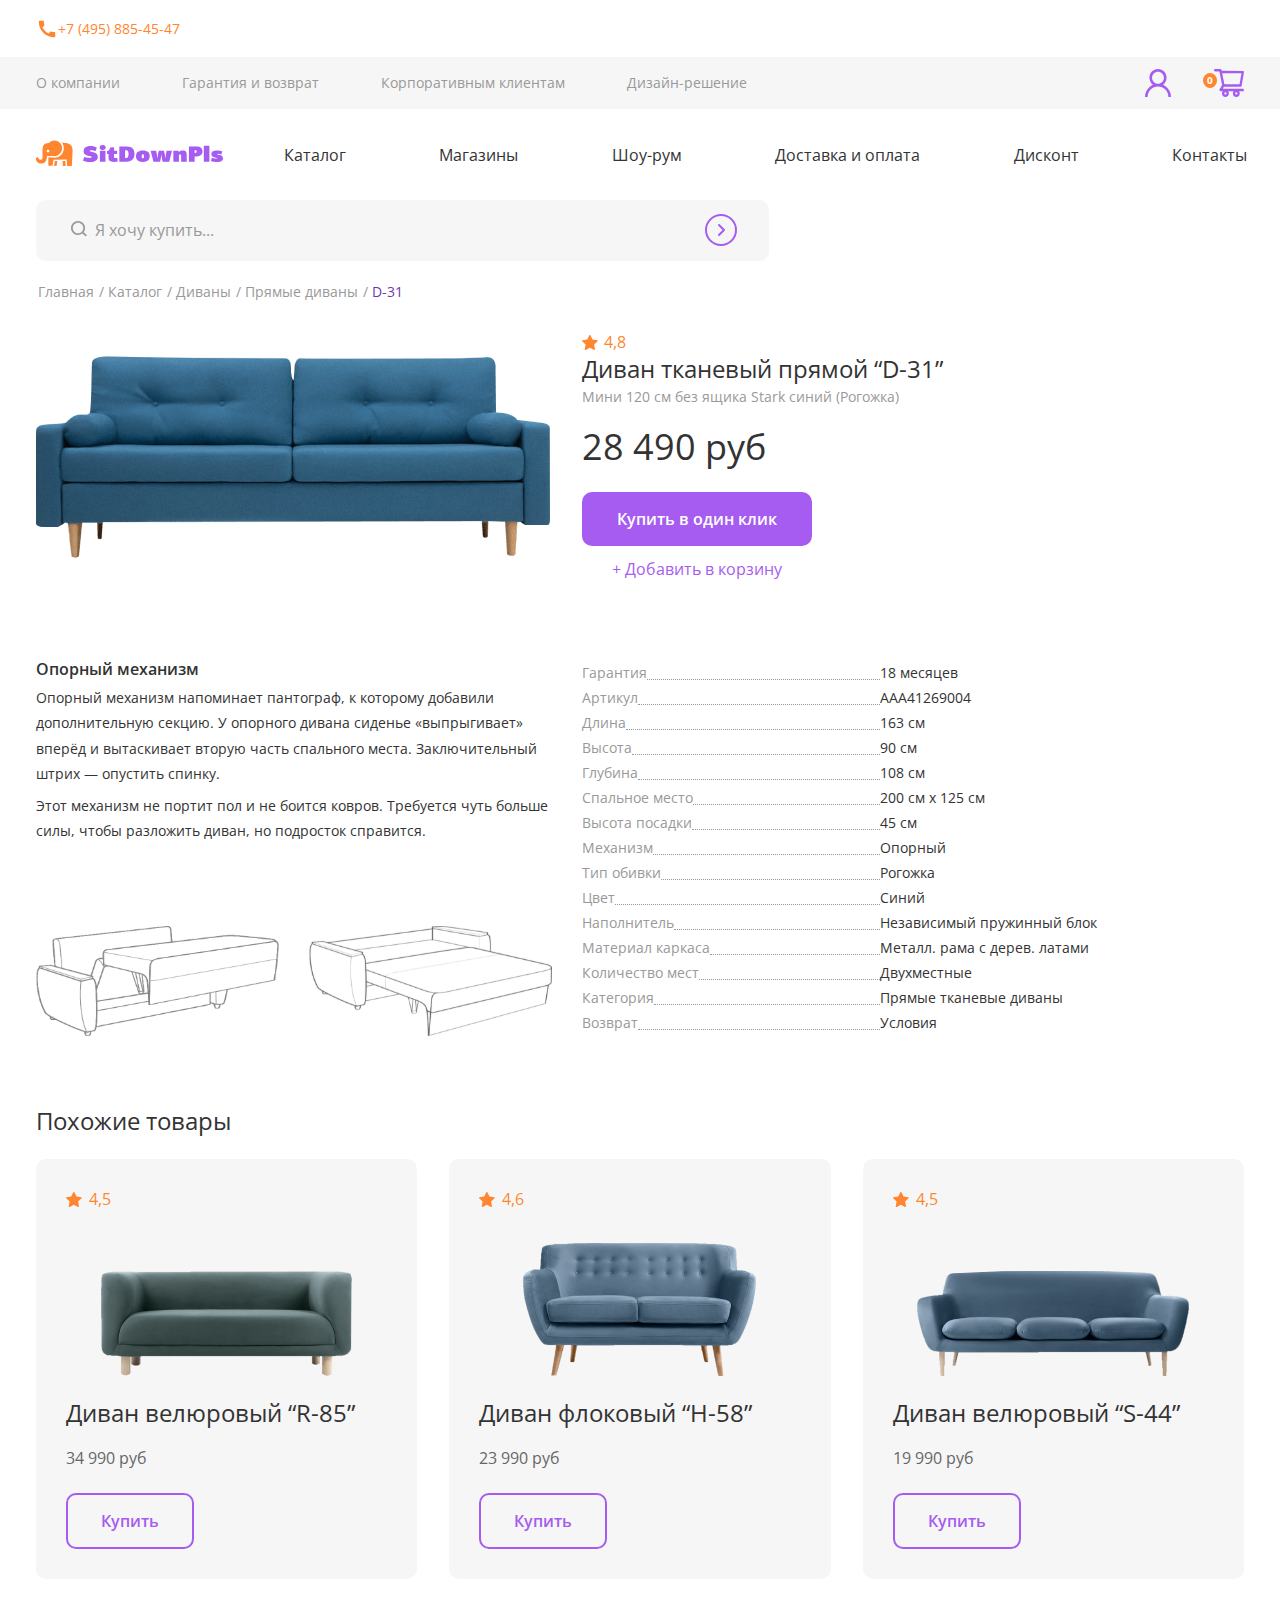
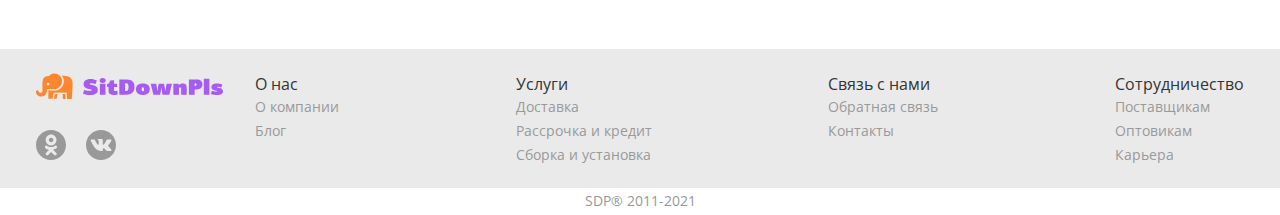
<file: product.html>
<!DOCTYPE html><html lang="ru"><head><meta charset="UTF-8"><meta name="viewport" content="width=device-width,initial-scale=1"><title>Карточка товара</title><link rel="stylesheet" href="normalize.css"><link rel="stylesheet" href="main.css"><link rel="icon" href="images/svg/favicon.svg" type="image/svg+xml"></head><body><header class="header"><div class="header__box-top"><div class="container header__container-top"><div class="header__phone"><a class="header__link-phone" href="tel:+74958854547"><svg width="22" height="22" viewBox="0 0 22 22" fill="none" xmlns="http://www.w3.org/2000/svg"><path d="M18.3425 14.0983C17.215 14.0983 16.1242 13.915 15.1067 13.585C14.7858 13.475 14.4283 13.5575 14.1808 13.805L12.7417 15.6108C10.1475 14.3733 7.71833 12.0358 6.42583 9.35L8.21333 7.82833C8.46083 7.57167 8.53417 7.21417 8.43333 6.89333C8.09417 5.87583 7.92 4.785 7.92 3.6575C7.92 3.1625 7.5075 2.75 7.0125 2.75H3.84083C3.34583 2.75 2.75 2.97 2.75 3.6575C2.75 12.1733 9.83583 19.25 18.3425 19.25C18.9933 19.25 19.25 18.6725 19.25 18.1683V15.0058C19.25 14.5108 18.8375 14.0983 18.3425 14.0983Z" fill="#FF862F"/></svg><span>+7 (495) 885-45-47</span></a></div><nav class="navigation"><ul class="list-reset navigation__list"><li class="navigation__item"><a class="navigation__link grey-link" href="/">О компании</a></li><li class="navigation__item"><a class="navigation__link grey-link" href="#">Гарантия и возврат</a></li><li class="navigation__item"><a class="navigation__link grey-link" href="#">Корпоративным клиентам</a></li><li class="navigation__item"><a class="navigation__link grey-link" href="#">Дизайн-решение</a></li></ul></nav></div></div><div class="header__box-bottom header__box-bottom-mb"><div class="container"><div class="header__block"><a class="logo header__logo" href="/"><img src="images/svg/logo.svg" alt="Логотип компании Ситдаунплиз"></a><nav class="header__nav"><ul class="list-reset header__list"><li class="header__item"><a class="header__link" href="catalog.html">Каталог</a></li><li class="header__item"><a class="header__link" href="#">Магазины</a></li><li class="header__item"><a class="header__link" href="#">Шоу-рум</a></li><li class="header__item"><a class="header__link" href="#">Доставка и оплата</a></li><li class="header__item"><a class="header__link" href="#">Дисконт</a></li><li class="header__item"><a class="header__link" href="#">Контакты</a></li></ul></nav></div><div class="header__block-search"><form class="search" action="#"><label class="search__label"><input class="search__input" type="text" placeholder="Я хочу купить..."></label></form><div class="header__icons"><button class="button-reset header__btn" aria-label="Входа в аккаунт"><svg class="header__svg" width="26" height="28" viewBox="0 0 26 28" fill="none" xmlns="http://www.w3.org/2000/svg"><path d="M24.98 22.8503C24.3278 21.2785 23.3813 19.8508 22.1933 18.6467C21.0089 17.4392 19.6059 16.4764 18.0617 15.8116C18.0478 15.8045 18.034 15.801 18.0202 15.794C20.1742 14.2111 21.5744 11.6327 21.5744 8.72362C21.5744 3.90452 17.7367 0 13 0C8.26333 0 4.42559 3.90452 4.42559 8.72362C4.42559 11.6327 5.82585 14.2111 7.97982 15.7975C7.96599 15.8045 7.95216 15.808 7.93833 15.8151C6.38941 16.4799 4.99952 17.4332 3.80671 18.6503C2.61981 19.8553 1.67349 21.2827 1.02003 22.8538C0.37806 24.3918 0.0318323 26.0409 8.64563e-05 27.7116C-0.000836348 27.7491 0.00563604 27.7864 0.0191224 27.8214C0.0326088 27.8564 0.0528363 27.8882 0.0786128 27.9151C0.104389 27.942 0.135194 27.9633 0.16921 27.9779C0.203227 27.9925 0.239768 28 0.27668 28H2.35113C2.50326 28 2.62427 27.8769 2.62773 27.7256C2.69688 25.01 3.76868 22.4668 5.66335 20.5392C7.62371 18.5447 10.2271 17.4472 13 17.4472C15.7729 17.4472 18.3763 18.5447 20.3367 20.5392C22.2313 22.4668 23.3031 25.01 23.3723 27.7256C23.3757 27.8804 23.4967 28 23.6489 28H25.7233C25.7602 28 25.7968 27.9925 25.8308 27.9779C25.8648 27.9633 25.8956 27.942 25.9214 27.9151C25.9472 27.8882 25.9674 27.8564 25.9809 27.8214C25.9944 27.7864 26.0008 27.7491 25.9999 27.7116C25.9653 26.0301 25.6231 24.3945 24.98 22.8503ZM13 14.7739C11.413 14.7739 9.91943 14.1442 8.79577 13.001C7.67211 11.8578 7.05323 10.3382 7.05323 8.72362C7.05323 7.10905 7.67211 5.58945 8.79577 4.44623C9.91943 3.30301 11.413 2.67337 13 2.67337C14.587 2.67337 16.0806 3.30301 17.2042 4.44623C18.3279 5.58945 18.9468 7.10905 18.9468 8.72362C18.9468 10.3382 18.3279 11.8578 17.2042 13.001C16.0806 14.1442 14.587 14.7739 13 14.7739Z" fill="#A65CF0"/></svg></button><button class="button-reset header__btn header__btn-cart" aria-label="Корзины"><svg class="header__svg" width="30" height="28" viewBox="0 0 30 28" fill="none" xmlns="http://www.w3.org/2000/svg"><path d="M28.8162 19.8503H8.90202L9.90191 17.7365L26.5154 17.7052C27.0772 17.7052 27.5588 17.2887 27.6591 16.7125L29.9599 3.34598C30.0201 2.99541 29.9298 2.63444 29.7091 2.36023C29.6 2.22528 29.4639 2.11658 29.3103 2.04166C29.1567 1.96674 28.9892 1.9274 28.8195 1.92637L7.68476 1.85348L7.50418 0.971861C7.39048 0.40957 6.90224 0 6.34712 0H1.18047C0.86739 0 0.567133 0.129087 0.345752 0.358864C0.124371 0.588641 0 0.900285 0 1.22524C0 1.55019 0.124371 1.86184 0.345752 2.09161C0.567133 2.32139 0.86739 2.45048 1.18047 2.45048H5.3907L6.17991 6.34486L8.12284 16.1086L5.62145 20.3466C5.49155 20.5286 5.4133 20.7446 5.39557 20.9704C5.37784 21.1961 5.42134 21.4225 5.52112 21.6239C5.72177 22.0369 6.12641 22.2973 6.57452 22.2973H8.67462C8.2269 22.9145 7.98508 23.6662 7.98573 24.4388C7.98573 26.4034 9.52402 28 11.4168 28C13.3096 28 14.8478 26.4034 14.8478 24.4388C14.8478 23.6648 14.6004 22.9116 14.159 22.2973H19.5463C19.0986 22.9145 18.8568 23.6662 18.8574 24.4388C18.8574 26.4034 20.3957 28 22.2885 28C24.1812 28 25.7195 26.4034 25.7195 24.4388C25.7195 23.6648 25.4721 22.9116 25.0307 22.2973H28.8195C29.4683 22.2973 30 21.7489 30 21.072C29.9981 20.7474 29.8725 20.4368 29.6507 20.2079C29.4289 19.979 29.1289 19.8504 28.8162 19.8503ZM8.17635 4.26925L27.4317 4.33519L25.5456 15.2964L10.4202 15.3242L8.17635 4.26925ZM11.4168 25.5356C10.8349 25.5356 10.36 25.0428 10.36 24.4388C10.36 23.8349 10.8349 23.342 11.4168 23.342C11.9987 23.342 12.4735 23.8349 12.4735 24.4388C12.4735 24.7297 12.3622 25.0087 12.164 25.2144C11.9658 25.4201 11.6971 25.5356 11.4168 25.5356ZM22.2885 25.5356C21.7066 25.5356 21.2317 25.0428 21.2317 24.4388C21.2317 23.8349 21.7066 23.342 22.2885 23.342C22.8704 23.342 23.3452 23.8349 23.3452 24.4388C23.3452 24.7297 23.2339 25.0087 23.0357 25.2144C22.8375 25.4201 22.5687 25.5356 22.2885 25.5356Z" fill="#A65CF0"/></svg><span class="header__counter">0</span></button></div></div></div></div><div class="breadcrumbs"><div class="container"><ul class="list-reset breadcrumbs__list"><li class="breadcrumbs__item"><a class="grey-link breadcrumbs__link" href="/">Главная</a></li><li class="breadcrumbs__item"><a class="grey-link breadcrumbs__link" href="catalog.html">Каталог</a></li><li class="breadcrumbs__item"><a class="grey-link breadcrumbs__link" href="#">Диваны</a></li><li class="breadcrumbs__item"><a class="grey-link breadcrumbs__link" href="#">Прямые диваны</a></li><li class="breadcrumbs__item"><a class="grey-link breadcrumbs__link" href="#">D-31</a></li></ul></div></div></header><main><div class="container"><section class="section product"><div class="product__box"><img class="product__img" src="images/product-page/product.png" alt="Диван тканевый прямой “D-31”"></div><div class="product__offer"><div class="product__raiting">4,8</div><h1 class="title product__title">Диван тканевый прямой “D-31”</h1><p class="text product__descr">Мини 120 см без ящика Stark синий (Рогожка)</p><span class="product__price">28 490 руб</span><button class="button-reset violet-btn product__btn">Купить в один клик</button><button class="button-reset product__btn product__btn-light">+ Добавить в корзину</button></div><div class="product__specification"><div class="product__block-text"><h5 class="title product__title-small">Опорный механизм</h5><p class="text product__text">Опорный механизм напоминает пантограф, к которому добавили дополнительную секцию. У опорного дивана сиденье «выпрыгивает» вперёд и вытаскивает вторую часть спального места. Заключительный штрих — опустить спинку.</p><p class="text product__text">Этот механизм не портит пол и не боится ковров. Требуется чуть больше силы, чтобы разложить диван, но подросток справится.</p></div><div class="product__patterns"><img class="product__img-pattern" src="images/product-page/pattern-1.svg" alt="Схема работы механизма"><img class="product__img-pattern" src="images/product-page/pattern-2.svg" alt="Схема работы механизма"></div></div><div class="product__characteristic"><ul class="list-reset product__list"><li class="product__char"><div class="product__char-left"><span class="product__char-grey">Гарантия</span><span class="product__char-dot"></span></div><span class="product__char-right">18 месяцев</span></li><li class="product__char"><div class="product__char-left"><span class="product__char-grey">Артикул</span><span class="product__char-dot"></span></div><span class="product__char-right">ААА41269004</span></li><li class="product__char"><div class="product__char-left"><span class="product__char-grey">Длина</span><span class="product__char-dot"></span></div><span class="product__char-right">163 см</span></li><li class="product__char"><div class="product__char-left"><span class="product__char-grey">Высота</span><span class="product__char-dot"></span></div><span class="product__char-right">90 см</span></li><li class="product__char"><div class="product__char-left"><span class="product__char-grey">Глубина</span><span class="product__char-dot"></span></div><span class="product__char-right">108 см</span></li><li class="product__char"><div class="product__char-left"><span class="product__char-grey">Спальное место</span><span class="product__char-dot"></span></div><span class="product__char-right">200 см х 125 см</span></li><li class="product__char"><div class="product__char-left"><span class="product__char-grey">Высота посадки</span><span class="product__char-dot"></span></div><span class="product__char-right">45 см</span></li><li class="product__char"><div class="product__char-left"><span class="product__char-grey">Механизм</span><span class="product__char-dot"></span></div><span class="product__char-right">Опорный</span></li><li class="product__char"><div class="product__char-left"><span class="product__char-grey">Тип обивки</span><span class="product__char-dot"></span></div><span class="product__char-right">Рогожка</span></li><li class="product__char"><div class="product__char-left"><span class="product__char-grey">Цвет</span><span class="product__char-dot"></span></div><span class="product__char-right">Синий</span></li><li class="product__char"><div class="product__char-left"><span class="product__char-grey">Наполнитель</span><span class="product__char-dot"></span></div><span class="product__char-right">Независимый пружинный блок</span></li><li class="product__char"><div class="product__char-left"><span class="product__char-grey">Материал каркаса</span><span class="product__char-dot"></span></div><span class="product__char-right">Металл. рама с дерев. латами</span></li><li class="product__char"><div class="product__char-left"><span class="product__char-grey">Количество мест</span><span class="product__char-dot"></span></div><span class="product__char-right">Двухместные</span></li><li class="product__char"><div class="product__char-left"><span class="product__char-grey">Категория</span><span class="product__char-dot"></span></div><span class="product__char-right">Прямые тканевые диваны</span></li><li class="product__char"><div class="product__char-left"><span class="product__char-grey">Возврат</span><span class="product__char-dot"></span></div><span class="product__char-right">Условия</span></li></ul></div></section><section class="section similar"><h2 class="title section__title similar__title">Похожие товары</h2><div class="similar__box"><a class="card card-catalog similar__card" href="product.html"><span class="card__rating">4,5</span><div class="card__content"><img class="card__img" src="images/product-page/similar-1.png" alt="Диван велюровый “R-85”"></div><div class="card__box"><h3 class="title card__title">Диван велюровый “R-85”</h3><span class="card__price-text">34 990 руб</span><span class="light-violet-btn">Купить</span></div></a><a class="card card-catalog similar__card" href="product.html"><span class="card__rating">4,6</span><div class="card__content"><img class="card__img" src="images/product-page/similar-2.png" alt="Диван флоковый “H-58”"></div><div class="card__box"><h3 class="title card__title">Диван флоковый “H-58”</h3><span class="card__price-text">23 990 руб</span><span class="light-violet-btn">Купить</span></div></a><a class="card card-catalog similar__card" href="product.html"><span class="card__rating">4,5</span><div class="card__content"><img class="card__img" src="images/product-page/similar-3.png" alt="Диван велюровый “S-44”"></div><div class="card__box"><h3 class="title card__title">Диван велюровый “S-44”</h3><span class="card__price-text">19 990 руб</span><span class="light-violet-btn">Купить</span></div></a><a class="card card-catalog similar__card" href="product.html"><span class="card__rating">4,8</span><div class="card__content"><img class="card__img" src="images/product-page/similar-4.png" alt="Диван шиниловый “V-43”"></div><div class="card__box"><h3 class="title card__title">Диван шиниловый “V-43”</h3><span class="card__price-text">19 990 руб</span><span class="light-violet-btn">Купить</span></div></a></div></section></div></main><footer class="footer"><div class="footer__content"><div class="container footer__container"><div class="footer__box-left"><a class="logo" href="/"><img src="images/svg/logo.svg" alt="Логотип компании Ситдаунплиз"></a><div class="social"><a class="social__link" href="#" aria-label="Социальная сети Одноклассники"><svg width="30" height="30" viewBox="0 0 30 30" fill="none" xmlns="http://www.w3.org/2000/svg"><path d="M12.8527 9.99062C12.8527 11.2273 13.8552 12.2299 15.0919 12.2299C16.3286 12.2299 17.3311 11.2273 17.3311 9.99062C17.3311 8.75396 16.3286 7.7514 15.0919 7.7514C13.8552 7.7514 12.8527 8.75396 12.8527 9.99062Z" fill="#999999"/><path fill-rule="evenodd" clip-rule="evenodd" d="M15 30C23.2843 30 30 23.2843 30 15C30 6.71573 23.2843 0 15 0C6.71572 0 0 6.71573 0 15C0 23.2843 6.71572 30 15 30ZM9.67501 9.99055C9.67501 6.99892 12.1002 4.57364 15.0919 4.57364C18.0836 4.57364 20.5088 6.99892 20.5088 9.99055C20.5088 12.9822 18.0836 15.4077 15.0919 15.4077C12.1002 15.4077 9.67501 12.9822 9.67501 9.99055ZM20.5412 18.194C20.4724 18.2491 19.1729 19.2761 17.0043 19.7179L20.2777 22.9622C20.8534 23.5369 20.854 24.4695 20.2793 25.0451C19.7046 25.6207 18.7722 25.6216 18.1964 25.0467L15.0184 21.952L12.1319 25.0268C11.8429 25.3266 11.4575 25.4774 11.0716 25.4774C10.7035 25.4774 10.3351 25.3404 10.0493 25.0648C9.46372 24.5001 9.44677 23.5677 10.0114 22.9822L13.1185 19.735C10.8891 19.3036 9.53591 18.2499 9.46622 18.194C8.83165 17.6851 8.72971 16.7581 9.23862 16.1235C9.74746 15.4889 10.6744 15.387 11.3091 15.8958C11.3225 15.9067 12.7378 16.9699 15.0183 16.9715C17.2989 16.9699 18.6849 15.9067 18.6983 15.8958C19.333 15.387 20.2599 15.4889 20.7688 16.1235C21.2777 16.7581 21.1757 17.6851 20.5412 18.194Z" fill="#999999"/></svg></a><a class="social__link" href="#" aria-label="Социальная сеть Вконтакте"><svg width="30" height="30" viewBox="0 0 30 30" fill="none" xmlns="http://www.w3.org/2000/svg"><path d="M15 0C6.71601 0 0 6.7157 0 15C0 23.2843 6.71601 30 15 30C23.284 30 30 23.2843 30 15C30 6.7157 23.284 0 15 0ZM22.6088 16.6223C23.3079 17.3052 24.0476 17.9478 24.6752 18.7013C24.9532 19.0346 25.2153 19.3792 25.4148 19.7669C25.6996 20.3196 25.4425 20.9257 24.9477 20.9586L21.8747 20.958C21.081 21.0236 20.4494 20.7035 19.9169 20.1609C19.4919 19.7285 19.0975 19.2666 18.6881 18.8194C18.5208 18.6359 18.3447 18.4631 18.1347 18.3272C17.7158 18.0546 17.3518 18.1381 17.1118 18.5758C16.8672 19.0211 16.8114 19.5146 16.788 20.0102C16.7546 20.7348 16.5361 20.9242 15.809 20.9583C14.2554 21.031 12.7814 20.7953 11.4114 20.0121C10.2028 19.3212 9.26731 18.3462 8.45217 17.2423C6.86486 15.0902 5.64921 12.7283 4.55693 10.2985C4.3111 9.7513 4.49095 9.45852 5.09463 9.44716C6.0976 9.42783 7.10056 9.43028 8.10353 9.44624C8.51171 9.45268 8.78179 9.68624 8.93862 10.0714C9.48061 11.4049 10.1451 12.6737 10.9777 13.8503C11.1996 14.1637 11.4261 14.4761 11.7486 14.6974C12.1047 14.9417 12.376 14.861 12.5438 14.4635C12.6513 14.2109 12.6976 13.9409 12.7209 13.6702C12.8007 12.743 12.8102 11.8162 12.6721 10.8927C12.5862 10.3148 12.2612 9.94158 11.6851 9.83233C11.3917 9.77678 11.4347 9.66813 11.5774 9.50056C11.8251 9.21084 12.0571 9.03161 12.5208 9.03161L15.9928 9.031C16.5401 9.13841 16.6628 9.38394 16.7371 9.93514L16.7402 13.7936C16.7337 14.0069 16.8473 14.6391 17.2303 14.7787C17.5372 14.88 17.7397 14.6339 17.9233 14.4396C18.7559 13.556 19.3492 12.5131 19.8804 11.4338C20.1149 10.9577 20.3171 10.4652 20.5136 9.97166C20.6596 9.60675 20.8868 9.42721 21.2986 9.43335L24.642 9.43734C24.7406 9.43734 24.8406 9.43826 24.9382 9.45514C25.5017 9.55151 25.6561 9.79396 25.4817 10.3436C25.2074 11.2073 24.6743 11.9266 24.1531 12.6479C23.5946 13.4201 22.9989 14.1652 22.4458 14.9408C21.9376 15.6497 21.9778 16.0066 22.6088 16.6223Z" fill="#999999"/></svg></a></div></div><nav class="footer__nav"><ul class="list-reset footer__list"><li class="footer__item"><h5 class="title footer__nav-title">О нас</h5><ul class="list-reset footer__list-explain"><li><a class="grey-link" href="/">О компании</a></li><li><a class="grey-link" href="#">Блог</a></li></ul></li><li class="footer__item"><h5 class="title footer__nav-title">Услуги</h5><ul class="list-reset footer__list-explain"><li><a class="grey-link" href="#">Доставка</a></li><li><a class="grey-link" href="#">Рассрочка и кредит</a></li><li><a class="grey-link" href="#">Сборка и установка</a></li></ul></li><li class="footer__item"><h5 class="title footer__nav-title">Связь с нами</h5><ul class="list-reset footer__list-explain"><li><a class="grey-link" href="#">Обратная связь</a></li><li><a class="grey-link" href="#">Контакты</a></li></ul></li><li class="footer__item"><h5 class="title footer__nav-title">Сотрудничество</h5><ul class="list-reset footer__list-explain"><li><a class="grey-link" href="#">Поставщикам</a></li><li><a class="grey-link" href="#">Оптовикам</a></li><li><a class="grey-link" href="#">Карьера</a></li></ul></li></ul></nav></div></div><div class="copyright"><div class="container copyright__container"><span class="copyright__text">SDP&reg; 2011-2021</span></div></div></footer></body></html>
</file>
<file: main.css>
html{box-sizing:border-box}*,::after,::before{box-sizing:inherit}a{color:inherit;text-decoration:none}img{max-width:100%}.list-reset{margin:0;padding:0;list-style:none}.button-reset{padding:0;border:none;background-color:transparent;cursor:pointer}a:focus,button:focus{outline:0}.text,.title{margin:0;padding:0}input{border:none;outline:0}textarea{border:none;outline:0;resize:none}@font-face{font-family:OpenSans;src:local("OpenSans-Regular"),url(fonts/OpenSans-Regular.woff2) format("woff2"),url(fonts/OpenSans-Regular.woff) format("woff");font-weight:400;font-style:normal;font-display:swap}@font-face{font-family:OpenSans;src:local("OpenSans-SemiBold"),url(fonts/OpenSans-SemiBold.woff2) format("woff2"),url(fonts/OpenSans-SemiBold.woff) format("woff");font-weight:600;font-style:normal;font-display:swap}@font-face{font-family:OpenSans;src:local("OpenSans-Bold"),url(fonts/OpenSans-Bold.woff2) format("woff2"),url(fonts/OpenSans-Bold.woff) format("woff");font-weight:700;font-style:normal;font-display:swap}@font-face{font-family:PlayfairDisplay;src:local("PlayfairDisplay-Black"),url(fonts/PlayfairDisplay-Black.woff2) format("woff2"),url(fonts/PlayfairDisplay-Black.woff) format("woff");font-weight:900;font-style:normal;font-display:swap}body{min-width:320px;font-family:OpenSans,sans-serif;font-weight:400;font-size:14px;color:#333;overflow-x:hidden}.container{max-width:1380px;width:100%;margin:0 auto;padding:0 50px}@media (max-width:1280px){.container{padding:0 36px}}@media (max-width:992px){.container{padding:0 72px}}.section{margin-bottom:70px}.section__title{margin-bottom:26px;font-weight:400;font-size:32px;line-height:100%}@media (max-width:767px){.container{padding:0 12px}.section__title{font-size:24px}}.logo{min-width:187px}.grey-link{padding:0 8px;line-height:100%;white-space:nowrap;color:#999;transition:color .3s,background-color .3s}.grey-link:focus{color:#7033ac;background-color:#ebd1ff}.grey-link:hover{color:#a65cf0;background-color:transparent}.grey-link:active{color:#7033ac;background-color:transparent}.light-violet-btn{display:inline-block;padding:18px 33px;border:2px solid #a65cf0;border-radius:10px;font-weight:600;font-size:16px;line-height:100%;color:#a65cf0;transition:border .3s,color .3s,background-color .3s}.light-violet-btn:focus{color:#fff;background-color:#c998fb}.light-violet-btn:hover{color:#fff;background-color:#a65cf0}.light-violet-btn:active{border:2px solid #7033ac;color:#fff;background-color:#7033ac}.violet-btn{min-width:187px;padding:20px;border:2px solid #a65cf0;border-radius:10px;font-weight:700;font-size:16px;line-height:100%;text-align:center;color:#fff;background:#a65cf0;transition:border .3s,color .3s,background-color .3s}.violet-btn:focus{border:2px solid #7033ac;background-color:#c998fb}.violet-btn:hover{border:2px solid #c998fb;background-color:#c998fb}.violet-btn:active{border:2px solid #7033ac;background-color:#7033ac}.header{margin-bottom:32px}.header__box-top{margin-bottom:32px;padding:14px 0;background-color:#f6f6f6}@media (max-width:1280px){.header__box-top{margin-bottom:31px;padding:0 0 18px}}@media (max-width:992px){.header__box-top{margin-bottom:32px}}@media (max-width:767px){.header__box-top{margin-bottom:17px;padding:50px 0 0}}.header__box-bottom-mb{margin-bottom:23px}@media (max-width:767px){.header__box-bottom-mb{margin-bottom:0}}.header__container-top{display:flex;justify-content:space-between;align-items:center}@media (max-width:1280px){.header__container-top{display:block}.header__phone{margin:0 -36px;padding:18px 36px 17px;background-color:#fff}}.header__phone{display:flex;justify-content:flex-start}@media (max-width:992px){.header__phone{margin:0 -72px;padding:18px 72px}}@media (max-width:767px){.header__phone{position:relative;margin:0 -12px;padding:30px 12px 15px}.header__phone::before{content:"";position:absolute;left:0;top:16px;width:100%;height:1px;display:block;background-color:#f6f6f6}.header__phone::after{content:"";position:absolute;left:0;bottom:0;width:100%;height:1px;display:block;background-color:#f6f6f6}}.header__link-phone{display:flex;align-items:center;color:#ff862f;transition:color .3s,background-color .3s}.header__link-phone:focus{color:#ff862f;background-color:#fff5d1}.header__link-phone:focus svg path{fill:#ff862f}.header__link-phone:hover{color:#ffbd59;background-color:transparent}.header__link-phone:hover svg path{fill:#ffbd59}.header__link-phone:active{color:#bb370e;background-color:transparent}.header__link-phone:active svg path{fill:#bb370e}.header__link-phone svg path{transition:fill .3s}.header__block{margin-bottom:29px;display:flex;gap:134px;align-items:center}@media (max-width:1280px){.header__block{margin-bottom:30px;gap:64px}.header__list{margin-left:-7px;margin-top:-3px}}@media (max-width:992px){.header__block{flex-direction:column;align-items:flex-start;gap:31px;margin-bottom:35px}}@media (max-width:767px){.header__block{margin-bottom:18px;overflow-x:scroll;overflow-y:hidden;margin-right:-12px;-ms-overflow-style:none;scrollbar-width:none}}.header__block::-webkit-scrollbar{width:0;height:0}.header__block-search{position:relative;display:flex;justify-content:space-between}.header__nav{width:100%}.header__list{margin-right:-5px;display:flex;justify-content:space-between}@media (max-width:1280px){.header__list{margin-left:-10px;margin-right:-10px;margin-top:0}.header__icons{position:absolute;right:0;top:-135px}}@media (max-width:767px){.header__list{gap:17px;margin-left:-8px;margin-right:12px}}.header__link{padding:0 7px;line-height:100%;font-size:16px;white-space:nowrap;transition:color .3s,background-color .3s}.header__link:focus{color:#333;background-color:#ebd1ff}.header__link:hover{color:#a65cf0;background-color:transparent}.header__link:active{color:#7033ac;background-color:transparent}.header__icons{margin-right:-4px;display:flex;gap:24px;align-items:center}@media (max-width:992px){.header__link{font-size:14px}.header__icons{right:0;top:-118px}}@media (max-width:767px){.header__icons{right:0;top:-95px}}.header__btn{height:36px;width:34px;padding-top:2px}.header__btn:focus{background-color:#c998fb}.header__btn:focus .header__svg path{fill:#fff}.header__btn:hover .header__svg path{fill:#c998fb}.header__btn:active .header__svg path{fill:#7033ac}.header__svg path{transition:fill .3s}.header__btn-cart{position:relative;padding-left:11px;width:49px}.header__counter{position:absolute;top:8px;left:4px;padding:2px 4px 3px;border-radius:100%;text-align:center;font-weight:700;font-size:10px;line-height:100%;color:#fff;background-color:#ff862f}@media (max-width:767px){.header__logo{position:absolute;top:12px;left:50%;transform:translateX(-50%)}.navigation{display:none}}.navigation__list{margin-right:-8px;display:flex;gap:48px}@media (max-width:1280px){.navigation{padding-top:18px}.navigation__list{margin-right:0;margin-left:-8px;max-width:727px;gap:0;justify-content:space-between}}@media (max-width:992px){.navigation__list{max-width:none;margin-right:-8px}}.search{max-width:1061px;width:100%}@media (max-width:1280px){.search{max-width:733px}}.search__label{position:relative}.search__label::after{content:"";display:block;position:absolute;top:-7px;right:32px;width:32px;height:32px;background-image:url(images/svg/arrow.svg);background-repeat:no-repeat}@media (max-width:992px){.search{max-width:none}.search__label::after{right:28px}}.search__input{width:100%;padding:18px 70px 18px 57px;border-radius:10px;border:2px solid transparent;font-size:16px;line-height:120%;color:#333;background-color:#f6f6f6;background-image:url(images/svg/search.svg);background-repeat:no-repeat;background-position:31px 17px;transition:border .3s,background-color .3s}@media (max-width:1280px){.search__input{padding:19px 57px}}@media (max-width:992px){.search__input{padding:20px 53px 18px;background-position:25px 18px}}.search__input::-moz-placeholder{font-size:16px;line-height:120%;color:#999}.search__input::placeholder{font-size:16px;line-height:120%;color:#999}.search__input:focus{border:2px solid #a65cf0;background-color:#f8efff}.search__input:hover{background-color:#eaeaea}.search__input:active{border:2px solid transparent;background-color:#f6f6f6}@media (max-width:767px){.search__label::after{right:32px}.search__input{padding:19px 57px 18px;background-position:30px 18px}.breadcrumbs{display:none}}.breadcrumbs__list{display:flex;gap:10px}.breadcrumbs__item{position:relative}.breadcrumbs__item .breadcrumbs__link{padding:0 2px}.breadcrumbs__item:last-child .breadcrumbs__link{color:#7033ac;pointer-events:none;cursor:default}.breadcrumbs__item:last-child .breadcrumbs__link:focus{background-color:transparent;color:#7033ac}.breadcrumbs__item:not(:last-child):after{content:"/";position:absolute;top:0;right:-8px;color:#999}.footer__content{padding:24px 0;background-color:#eaeaea}.footer__container{margin-bottom:1px;display:flex;justify-content:space-between}@media (max-width:1280px){.footer__container{justify-content:flex-start;gap:32px}}@media (max-width:992px){.footer__container{flex-direction:column;justify-content:space-between;gap:16px}}.footer__box-left{display:flex;flex-direction:column;justify-content:space-between}@media (max-width:992px){.footer__box-left{flex-direction:row}}@media (max-width:767px){.footer__container{gap:22px}.footer__box-left{flex-direction:column;align-items:center;gap:17px}}@media (max-width:1280px){.footer__nav{flex-grow:1}}.footer__list{display:flex;gap:122px;justify-content:space-between}@media (max-width:1280px){.footer__list{gap:20px}}@media (max-width:992px){.footer__list{gap:10px}}@media (max-width:767px){.footer__list{display:grid;grid-template-columns:repeat(2,1fr);-moz-column-gap:17px;column-gap:17px;row-gap:20px}}.footer__list-explain{margin-left:-8px;display:flex;flex-direction:column;gap:8px}.footer__nav-title{padding-top:3px;margin-bottom:7px;font-weight:400;font-size:16px;line-height:100%;color:#333}.social{margin-left:-3px;display:flex;gap:14px}.social__link{width:36px;height:36px;padding:3px;transition:background-color .3s}.social__link:focus{background-color:#c998fb}.social__link:focus svg path{fill:#fff}.social__link:hover svg path{fill:#a65cf0}.social__link:active{background-color:transparent}.social__link:active svg path{fill:#7033ac}.social svg path{transition:fill .3s}.copyright{padding:5px 0}.copyright__container{display:flex;justify-content:center}.copyright__text{color:#999}.card{position:relative;min-height:420px;display:flex;flex-direction:column;justify-content:flex-end;padding:30px 15px;border-radius:10px;background-color:#f6f6f6}.card:focus .light-violet-btn{color:#fff;background-color:#c998fb}.card:hover .light-violet-btn{color:#fff;background-color:#a65cf0}.card:active .light-violet-btn{border:2px solid #7033ac;color:#fff;background-color:#7033ac}.card__content{width:100%}.card__box{padding:0 15px}.card__sale{position:absolute;top:30px;left:0;min-width:84px;padding:9px;font-weight:700;font-size:14px;text-align:center;color:#fff;background-color:#ff862f}.card__sale::after{content:"";position:absolute;right:-9px;top:0;height:0;width:0;border-bottom:17px solid transparent;border-left:9px solid #ff862f;border-top:17px solid transparent}.card__rating{position:absolute;top:30px;left:30px;padding-left:23px;font-size:16px;line-height:130%;color:#ff862f;background-image:url(images/svg/star.svg);background-repeat:no-repeat;background-position:left center}@media (max-width:767px){.card{min-height:278px}.card__rating{top:16px;left:16px;padding-left:19px;font-size:12px;background-size:12px 12px}.card-catalog{padding:16px}}.card__img{display:block;margin:0 auto 21px}.card__img-pattern{position:absolute;right:30px;bottom:30px}@media (max-width:1280px){.card__img-pattern{display:none}}.card__price{display:flex;gap:30px;margin-bottom:22px}.card__price-orange{font-size:18px;line-height:130%;color:#ff862f}.card__price-old{font-size:16px;line-height:130%;text-decoration:line-through;color:#999}.card__price-text{display:block;margin-bottom:24px;font-size:16px;line-height:130%;color:#666}@media (max-width:992px){.card__price-text{margin-bottom:20px}.card-special-third{display:none}}.card__title{margin-bottom:24px;font-weight:400;font-size:24px;line-height:130%;color:#333}@media (max-width:1280px){.card__title{margin-bottom:20px}.card-catalog-rating-none{display:none}.card-special{min-height:511px}}@media (max-width:767px){.card-catalog .card__img{margin-bottom:16px}.card-catalog .card__box{padding:0}.card-catalog .card__title{margin-bottom:16px;font-size:16px}.card-catalog .card__price-text{margin-bottom:16px}.card-catalog .light-violet-btn{width:100%;padding:10px;text-align:center}.card-special-third{display:flex}}.card-special-mobile{display:none}.card-special .card__title{max-width:225px}.hero{background-image:url(images/banner.jpg);background-size:cover;background-repeat:no-repeat}@media (max-width:1280px){.hero{background-image:url(images/banner-1024.jpg);background-position:bottom}}@media (max-width:992px){.hero{background-image:url(images/banner-768.jpg)}}.hero__container{padding-top:84px;padding-bottom:80px}@media (max-width:1280px){.hero__container{padding-top:80px}}@media (max-width:767px){.card-special-mobile{display:flex}.hero{margin-bottom:162px;background-image:url(images/banner-320.jpg)}.hero__container{position:relative;padding-top:30px;padding-bottom:126px}}.hero__title{max-width:496px;margin-bottom:52px;font-weight:700;font-size:48px;line-height:130%;color:#999}@media (max-width:1280px){.hero__title{margin-bottom:49px;line-height:135%}}.special__box{display:grid;grid-template-columns:1fr 624px 1fr;gap:32px}@media (max-width:1280px){.special__box{grid-template-columns:repeat(3,1fr)}}@media (max-width:992px){.special__box{grid-template-columns:repeat(2,1fr)}}@media (max-width:767px){.hero__title{max-width:222px;margin-bottom:0;padding-left:18px;font-size:20px}.hero__btn{position:absolute;left:12px;bottom:-92px;max-width:none;width:calc(100% - 24px)}.special__box{grid-template-columns:1fr;gap:24px}}.rating__box{display:grid;grid-template-columns:repeat(4,1fr);gap:32px}.banner{background-image:url(images/banner-oxford.jpg);background-size:cover;background-repeat:no-repeat}@media (max-width:1280px){.rating__box{grid-template-columns:repeat(3,1fr)}.banner{background-image:url(images/banner-oxford-1024.jpg);background-position:left}}@media (max-width:992px){.rating__box{grid-template-columns:repeat(2,1fr)}.banner{background-image:url(images/banner-oxford-768.jpg)}}.banner__content{padding-top:150px;padding-bottom:150px}@media (max-width:992px){.banner__content{padding-top:153px;margin-left:-36px}}@media (max-width:767px){.rating__box{gap:16px}.banner{margin-bottom:162px;background-image:url(images/banner-oxford-320.jpg)}.banner__content{position:relative;padding-top:30px;padding-bottom:110px;margin-left:0}}.banner__title{margin-bottom:3px;font-family:PlayfairDisplay,sans-serif;font-weight:900;font-size:60px;line-height:120%;color:#d5b986}@media (max-width:767px){.banner__title{font-size:24px}}.banner__descr{max-width:508px;margin-bottom:49px;font-size:48px;line-height:120%;color:#fff}.category__box{display:grid;grid-template-columns:repeat(6,1fr);grid-template-rows:511px 405px;gap:32px}@media (max-width:1280px){.category__box{grid-template-rows:repeat(2,511px)}}@media (max-width:992px){.category__box{grid-template-rows:repeat(3,511px)}}.category__card{padding:30px 0 30px 30px;grid-column:span 2;border-radius:10px;background:#f6f6f6;overflow:hidden}.category__card:focus .category__descr{border-bottom:2px solid #a65cf0}.category__card:focus .category__link svg path{stroke:#fff}.category__card:focus .category__link svg{background-color:#c998fb}.category__card:hover .category__descr{border-bottom:2px solid #a65cf0}.category__card:hover .category__link svg path{stroke:#fff}.category__card:hover .category__link svg{background-color:#a65cf0}.category__card:active .category__descr{border-bottom:2px solid #7033ac;color:#7033ac}.category__card:active .category__link svg path{stroke:#fff}.category__card:active .category__link svg circle{stroke:#7033ac}.category__card:active .category__link svg{background-color:#7033ac}.category__card:first-child{grid-column:span 3}@media (max-width:1280px){.category__card:first-child{grid-column:span 4}}@media (max-width:992px){.category__card{grid-column:span 3}.category__card:first-child{grid-column:span 6}}.category__card:first-child .category__img{height:308px}.category__card:nth-child(2){grid-column:span 3}@media (max-width:1280px){.category__card:nth-child(2){grid-column:span 2;order:1}.category__card:last-child{order:3}}@media (max-width:992px){.category__card:nth-child(2){grid-column:span 3}.category__card:nth-last-child(2){order:2}.category__card:not(:first-child) .category__img{margin-bottom:42px}}@media (max-width:767px){.banner__descr{max-width:187px;margin-bottom:0;font-size:16px}.banner__btn{position:absolute;left:0;bottom:-92px;max-width:none;width:100%}.category__box{grid-template-rows:332px 206px 206px;row-gap:32px;-moz-column-gap:16px;column-gap:16px}.category__card:active .category__svg{background-color:#7033ac}.category__card:active .category__svg path{stroke:#fff}.category__card:active .category__svg circle{stroke:#7033ac}.category__card:first-child .category__img{height:212px}.category__card:not(:first-child){padding:16px 0 16px 16px}.category__card:not(:first-child) .category__types{margin-bottom:12px;flex-direction:column;gap:0;font-size:10px}.category__card:not(:first-child) .category__card-title{margin-bottom:16px;font-size:16px;line-height:99%}.category__card:not(:first-child) .category__img{-o-object-fit:cover;object-fit:cover}.category__card:not(:first-child) .category__svg{bottom:-2px}}.category__types{margin-bottom:14px;display:flex;gap:30px;color:#999}.category__type{padding:0}.category__card-title{position:relative;margin-bottom:30px;font-weight:400;font-size:24px;color:#333}.category__img{position:relative;left:-30px;height:auto;width:auto;margin-bottom:30px;-o-object-fit:contain;object-fit:contain;overflow:visible}@media (max-width:1280px){.category__img{height:296px}}@media (max-width:767px){.category__types{gap:20px}.category__img{height:104px}}.category__link{display:flex;gap:5px;align-items:center;font-weight:700;font-size:16px;line-height:120%;color:#a65cf0}.category__link svg{border-radius:100%;transition:background-color .3s}.category__link svg circle,.category__link svg path{transition:stroke .3s}.category__descr{border-bottom:2px solid transparent;transition:border .3s,color .3s}.category__svg{display:none}@media (max-width:767px){.category__link{display:none}.category__svg{display:inline-block;position:absolute;bottom:0;margin-left:5px;border-radius:100%;transition:background-color .3s}.category__svg circle,.category__svg path{transition:stroke .3s}}.useful__box{display:grid;grid-template-columns:repeat(2,1fr);gap:32px}@media (max-width:1280px){.useful__box{grid-template-columns:repeat(3,1fr)}}@media (max-width:992px){.useful__box{grid-template-columns:repeat(2,1fr)}}@media (max-width:767px){.useful__box{grid-template-columns:1fr;gap:24px}}.useful__card{position:relative;padding:456px 30px 30px;display:flex;flex-direction:column;gap:30px;justify-content:space-between;min-height:676px;border-radius:10px;background-color:#f6f6f6;overflow:hidden}.useful__card:focus .useful__btn{color:#fff;background-color:#c998fb}.useful__card:hover .useful__btn{color:#fff;background-color:#a65cf0}.useful__card:active .useful__btn{border:2px solid #7033ac;color:#fff;background-color:#7033ac}.useful__card:nth-child(3){display:none}@media (max-width:1280px){.useful__card{min-height:456px;padding-top:232px;gap:20px}.useful__card:nth-child(3){display:flex}}@media (max-width:992px){.useful__card:nth-child(3){display:none}}@media (max-width:767px){.useful__card:nth-child(3){display:flex}}.useful__card:nth-child(4){display:none}@media (max-width:767px){.useful__card:nth-child(4){display:flex}}.useful__card:nth-child(5){display:none}.useful__img{position:absolute;top:0;left:0;width:100%;height:426px;-o-object-fit:cover;object-fit:cover}.useful__text{font-size:24px;line-height:140%}.connect{display:grid;grid-template-columns:624px 1fr;gap:32px}@media (max-width:1280px){.useful__img{height:202px}.useful__text{font-size:16px}.connect{grid-template-columns:405px 1fr}}.connect__box{background-image:url(images/svg/connect-1920.svg);background-repeat:no-repeat;background-size:contain;background-position:center}.connect__title{margin-bottom:9px}.connect__text{margin-bottom:16px;line-height:138%;color:#666}@media (max-width:767px){.useful__card:nth-child(5){display:flex}.connect{grid-template-columns:1fr}.connect__box{display:none}.connect__text{line-height:135%}}.connect__form{display:flex;flex-direction:column}.connect__input{margin-bottom:29px;padding:17px;border:1px solid transparent;border-radius:10px;font-size:16px;background-color:#f6f6f6}.connect__input::-moz-placeholder{font-size:16px;color:#999}.connect__input::placeholder{font-size:16px;color:#999}.connect__input:focus{border:1px solid #a65cf0;background-color:#f8efff}.connect__input:hover{background-color:#eaeaea}.connect__input:active{border:1px solid #b8ec64}.connect__label{position:relative}.connect__btn-box{margin-bottom:15px}.connect__btn{min-width:159px;padding:17px;font-weight:600}.connect__checkbox{position:absolute;opacity:0;visibility:hidden}.connect__checkbox:checked~.connect__span::after{opacity:1}.connect__span{position:relative;padding-left:22px}.connect__span::before{content:"";display:block;width:14px;height:14px;position:absolute;top:2px;left:0;border:1px solid #a65cf0;border-radius:2px}@media (max-width:767px){.connect__span{padding-left:20px;font-size:12px}.connect__span::before{top:0}}.connect__span::after{content:"";display:block;width:14px;height:14px;position:absolute;left:0;top:2px;background-image:url(images/svg/chekbox.svg);opacity:0;transition:opacity .3s}.connect__link{text-decoration:underline;-webkit-text-decoration-skip-ink:none;text-decoration-skip-ink:none;color:#a65cf0}.catalog{margin-bottom:0;padding-top:3px}.catalog-page{display:flex;gap:32px;margin-bottom:70px}@media (max-width:1280px){.connect__box{background-image:url(images/svg/connect-1024.svg)}.catalog-page{display:block}}.catalog-page__title{display:none}@media (max-width:1280px){.catalog-page__title{font-weight:400;font-size:24px;margin-bottom:28px;line-height:100%;display:block}}@media (max-width:992px){.connect__box{background-image:url(images/svg/connect-768.svg)}.catalog-page__title{margin-bottom:30px}}.catalog__title{margin-bottom:24px;font-size:24px}@media (max-width:1280px){.catalog__title{margin-bottom:0;display:none}}.catalog__box{margin-bottom:34px;display:grid;grid-template-columns:repeat(3,1fr);gap:32px}@media (max-width:1280px){.catalog__box{margin-bottom:32px}}@media (max-width:767px){.connect__span::after{top:0}.catalog-page{margin-top:-5px}.catalog__box{gap:16px}}@media (max-width:992px){.catalog__box{grid-template-columns:repeat(2,1fr)}.catalog__card:last-child,.catalog__card:nth-child(7),.catalog__card:nth-child(8){display:none}}.filter{min-width:296px;margin-bottom:63px;display:flex;gap:32px;flex-direction:column;justify-content:space-between}@media (max-width:1280px){.filter{margin-bottom:23px}.filter__title{display:none}}@media (max-width:767px){.filter{margin-bottom:28px}.filter__form{row-gap:17px;-moz-column-gap:30px;column-gap:30px}}.filter__title{margin-bottom:20px;font-weight:400;font-size:18px;line-height:130%;color:#333}.filter__fieldset{margin:0;padding:0;border:none}.filter__fieldset:not(:last-child){margin-bottom:27px}@media (max-width:1280px){.filter__form{display:flex;flex-wrap:wrap;gap:46px}.filter__fieldset:not(:last-child){margin-bottom:0}.filter__fieldset:last-child{padding-left:40px}}.filter__legend{margin-bottom:9px;font-weight:600;font-size:16px;line-height:130%;color:#666}.filter__legend-price{margin-bottom:6px}.filter__label{position:relative;display:block}.filter__label:not(:last-child){margin-bottom:11px}.filter__box-price{display:flex;align-items:center;gap:10px}@media (max-width:767px){.filter__fieldset:last-child{padding-left:0}.filter__legend-price{margin-bottom:5px}.filter__box-price{gap:11px}}.filter__span{position:relative;padding-left:30px;font-size:16px;line-height:130%;color:#666}@media (max-width:1280px){.filter__span{padding-left:32px}}.filter__span::before{content:"";display:block;width:20px;height:20px;position:absolute;left:0;border:1px solid #999;border-radius:2px}.filter__span::after{content:"";display:block;width:20px;height:20px;position:absolute;left:0;top:1px;background-image:url(images/svg/filter-checkbox.svg);opacity:0;transition:opacity .3s}.filter__input{padding:5px 12px;max-width:86px;border:1px solid #999;border-radius:2px}.filter__descr{font-weight:400;color:#666}.filter__checkbox{position:absolute;opacity:0;visibility:hidden}.filter__checkbox:checked~.filter__span::after{opacity:1}.filter__banner{border-radius:10px;overflow:hidden}@media (max-width:1280px){.filter__input{padding:6px 12px}.filter__input::-moz-placeholder{font-size:16px}.filter__input::placeholder{font-size:16px}.filter__banner{display:none}}.filter__banner:focus .filter__descr-violet{border-bottom:2px solid #a65cf0}.filter__banner:focus .filter__link svg path{stroke:#fff}.filter__banner:focus .filter__link svg{background-color:#c998fb}.filter__banner:hover .filter__descr-violet{border-bottom:2px solid #a65cf0}.filter__banner:hover .filter__link svg path{stroke:#fff}.filter__banner:hover .filter__link svg{background-color:#a65cf0}.filter__banner:active .filter__descr-violet{border-bottom:2px solid #7033ac;color:#7033ac}.filter__banner:active .filter__link svg path{stroke:#fff}.filter__banner:active .filter__link svg circle{stroke:#7033ac}.filter__banner:active .filter__link svg{background-color:#7033ac}.filter__img{display:block}.filter__content{padding:34px 30px 30px;background-color:#333;color:#fff}.filter__title-banner{margin-bottom:3px;font-family:PlayfairDisplay,sans-serif;font-weight:900;font-size:24px;line-height:120%;color:#d5b986}.filter__text-banner{max-width:200px;margin-bottom:14px;font-size:16px;line-height:125%;color:#999}.filter__link{display:flex;gap:5px;align-items:center}.filter__link svg{border-radius:100%;transition:background-color .3s}.filter__link svg circle,.filter__link svg path{transition:stroke .3s}.filter__descr-violet{border-bottom:2px solid transparent;font-weight:700;font-size:16px;line-height:120%;color:#a65cf0;transition:border .3s,color .3s}.pagination__list{display:flex;justify-content:center;gap:16px}.pagination__item:last-child{display:none}.pagination__link{display:block;min-width:32px;padding:6px;border:2px solid #a65cf0;border-radius:10px;font-weight:600;font-size:16px;line-height:100%;text-align:center;color:#a65cf0;transition:color .3s,background-color .3s,border .3s}.pagination__link:focus{color:#fff;background-color:#c998fb}.pagination__link:hover{color:#fff;background-color:#a65cf0}.pagination__link-active,.pagination__link:active{border:2px solid #7033ac;color:#fff;background-color:#7033ac}.product{margin-bottom:83px;padding-top:10px;display:grid;grid-template-columns:624px 1fr;-moz-column-gap:32px;column-gap:32px;row-gap:108px}@media (max-width:1280px){.product{margin-bottom:73px;padding-top:0;grid-template-columns:514px 1fr;row-gap:79px}.product__box{display:flex;align-items:center}}@media (max-width:992px){.pagination__item:last-child{display:block}.product{margin-bottom:35px;grid-template-columns:1fr;gap:32px}}@media (max-width:767px){.product{margin-bottom:77px;margin-top:-10px;gap:16px}}@media (max-width:992px){.product__box{margin-bottom:50px}}@media (max-width:767px){.product__box{margin-bottom:0;align-items:flex-start}}.product__img{width:100%}@media (max-width:992px){.product__offer{margin-bottom:49px}}.product__raiting{padding-left:22px;font-weight:400;font-size:16px;line-height:130%;color:#ff862f;background-image:url(images/svg/star.svg);background-repeat:no-repeat;background-position:left center}@media (max-width:767px){.product__offer{margin-bottom:15px}.product__raiting{margin-bottom:5px}}.product__title{margin-bottom:5px;font-weight:400;font-size:24px;line-height:130%}.product__title-small{margin-bottom:8px;font-weight:600;font-size:16px;line-height:100%}.product__descr{margin-bottom:21px;color:#999}@media (max-width:1280px){.product__descr{margin-bottom:18px}}@media (max-width:767px){.product__title{font-size:16px}.product__descr{margin-bottom:15px}}.product__price{margin-bottom:22px;display:block;font-size:36px;line-height:130%}@media (max-width:767px){.product__price{margin-bottom:14px;font-size:24px}.product__btn{width:100%}}.product__btn{display:block;margin-bottom:11px;padding:17px;min-width:230px;font-weight:600}.product__btn-light{margin-bottom:0;padding:2px;font-weight:400;font-size:16px;line-height:130%;color:#a65cf0;transition:color .3s,background-color .3s}.product__btn-light:focus{color:#fff;background-color:#c998fb}.product__btn-light:hover{color:#c998fb}.product__btn-light:active{color:#7033ac;background-color:transparent}.product__specification{display:flex;flex-direction:column;justify-content:space-between}@media (max-width:767px){.product__specification{margin-bottom:15px}}.product__text{margin-bottom:7px;line-height:180%}@media (max-width:992px){.product__specification{justify-content:flex-start;gap:32px}.product__text{max-width:515px}}.product__text:last-child{margin-bottom:0}.product__patterns{display:flex;gap:38px}@media (max-width:1280px){.product__patterns{gap:30px}}@media (max-width:992px){.product__patterns{gap:28px}}.product__char{display:flex;line-height:180%}@media (max-width:1280px){.product__char{line-height:175%}}.product__char-left{display:flex;width:53%}@media (max-width:1280px){.product__char-left{width:45%}}@media (max-width:992px){.product__char-left{width:65%}}.product__char-grey{white-space:nowrap;color:#999}@media (max-width:767px){.product__patterns{gap:16px}.product__img-pattern{min-width:140px}.product__char{flex-direction:column;line-height:110%}.product__char:not(:last-child){margin-bottom:10px}.product__char-left{width:auto}.product__char-grey{font-size:10px}.product__char-dot{display:none}}.product__char-dot{width:100%;height:25px;border-bottom:1px dotted #999;transform:translateY(-6px)}.similar__title{font-size:24px}.similar__box{display:grid;grid-template-columns:repeat(4,1fr);gap:32px}@media (max-width:767px){.similar__title{margin-bottom:28px}.similar__box{gap:16px}}@media (max-width:1280px){.similar__box{grid-template-columns:repeat(3,1fr)}.similar__card:last-child{display:none}}@media (max-width:992px){.similar__box{grid-template-columns:repeat(2,1fr)}.similar__card:nth-last-child(2){display:none}}
</file>
